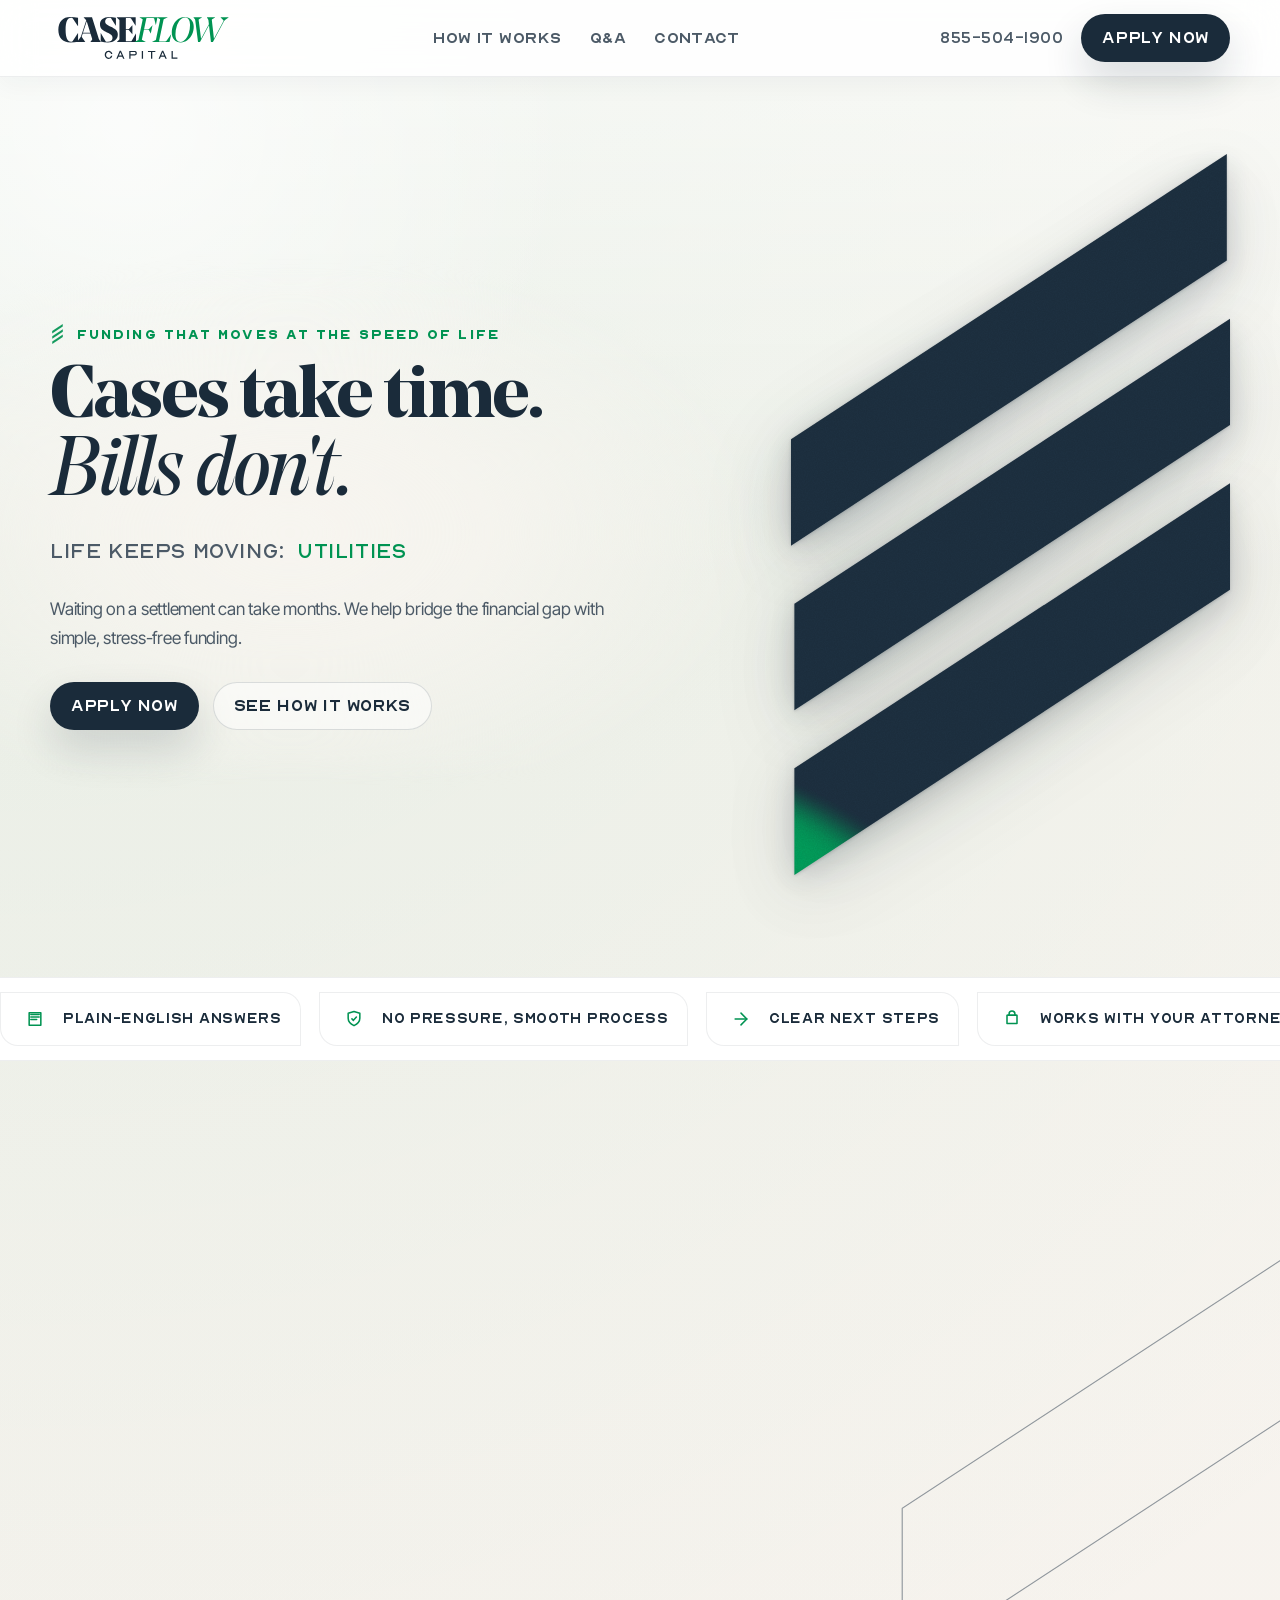
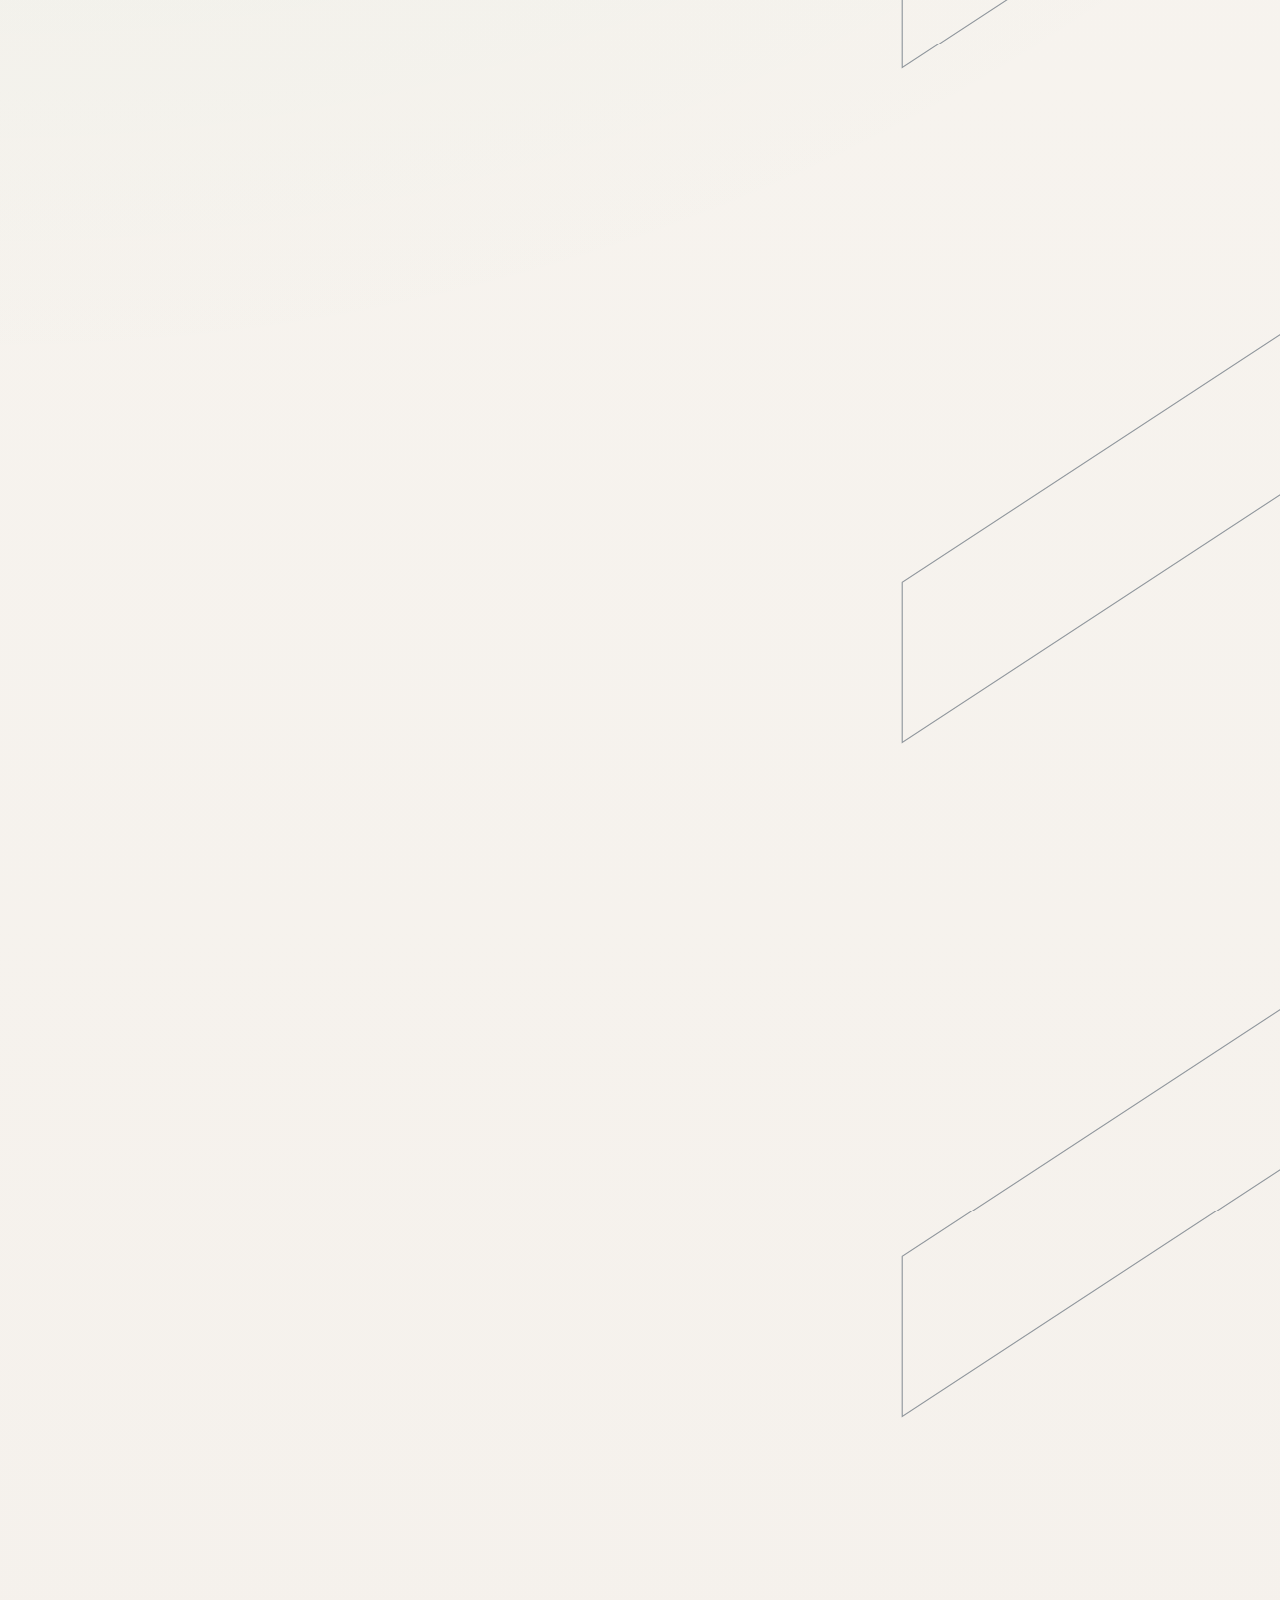
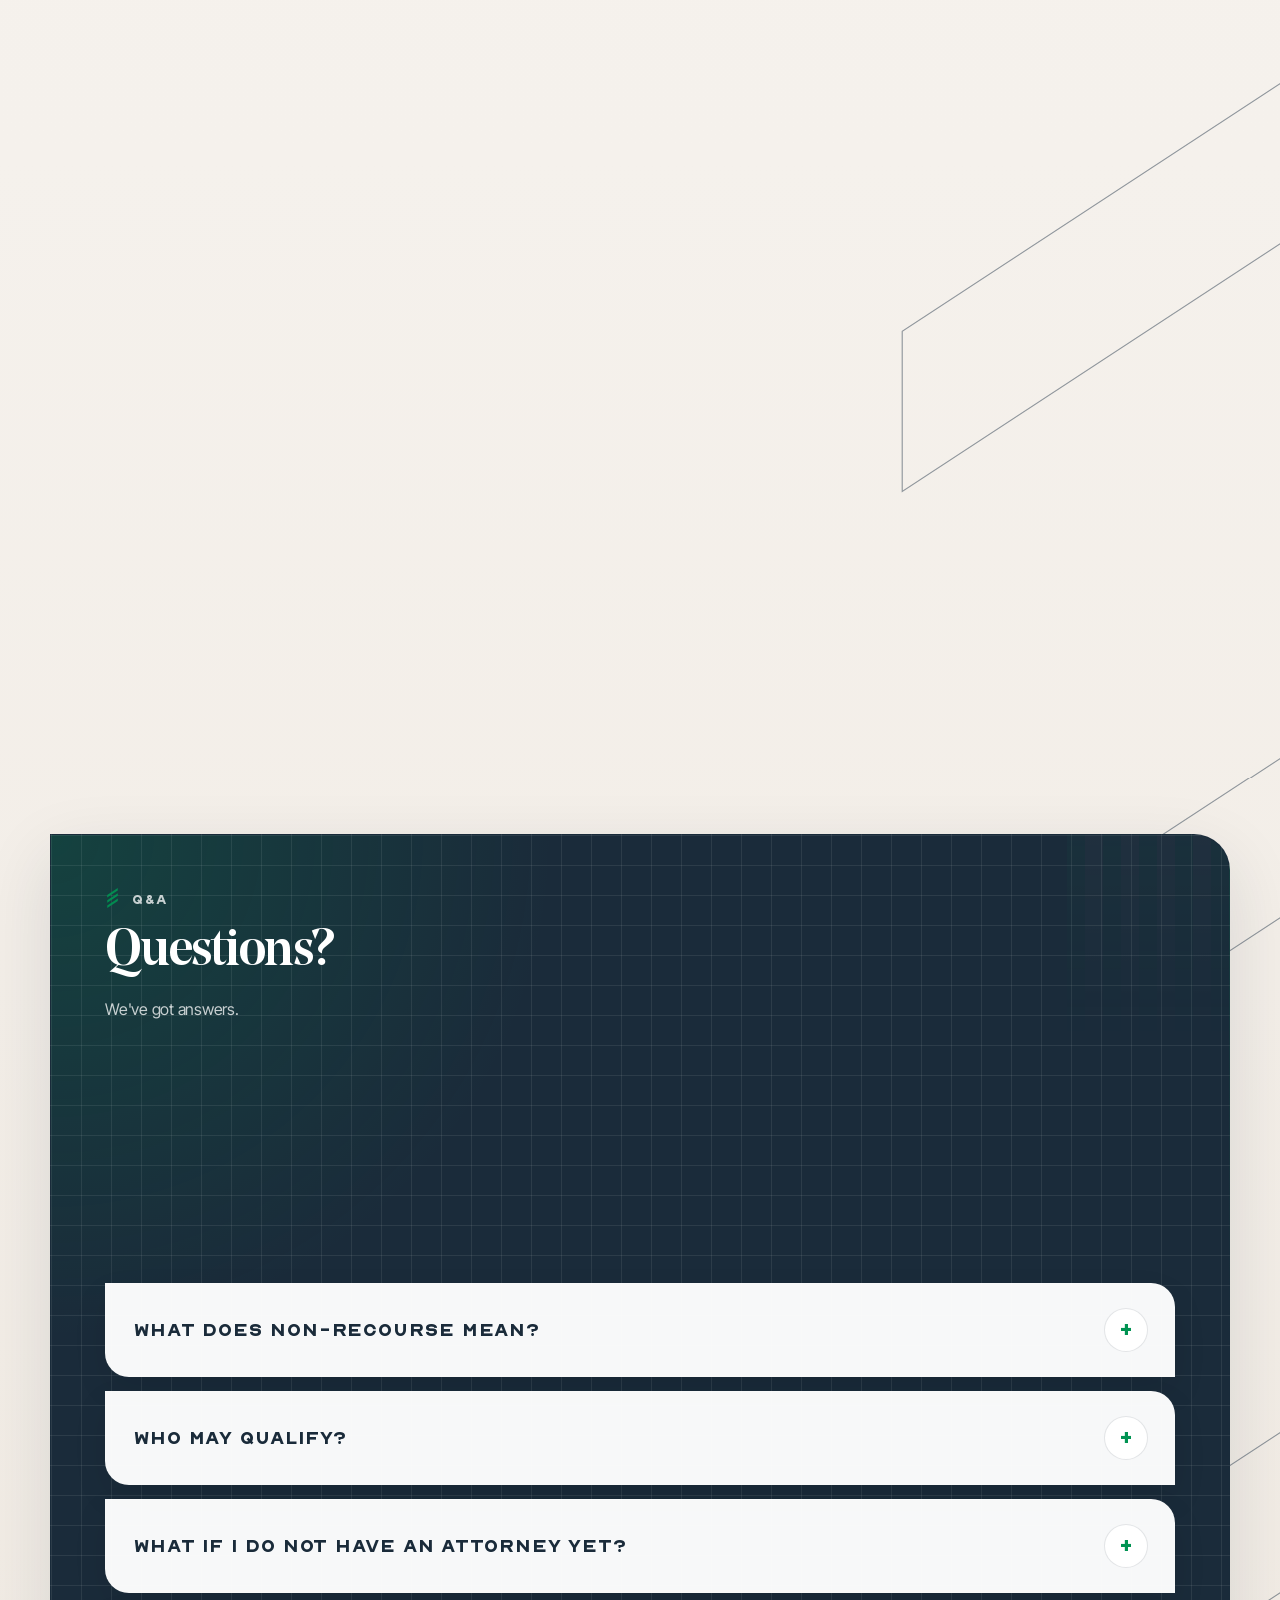
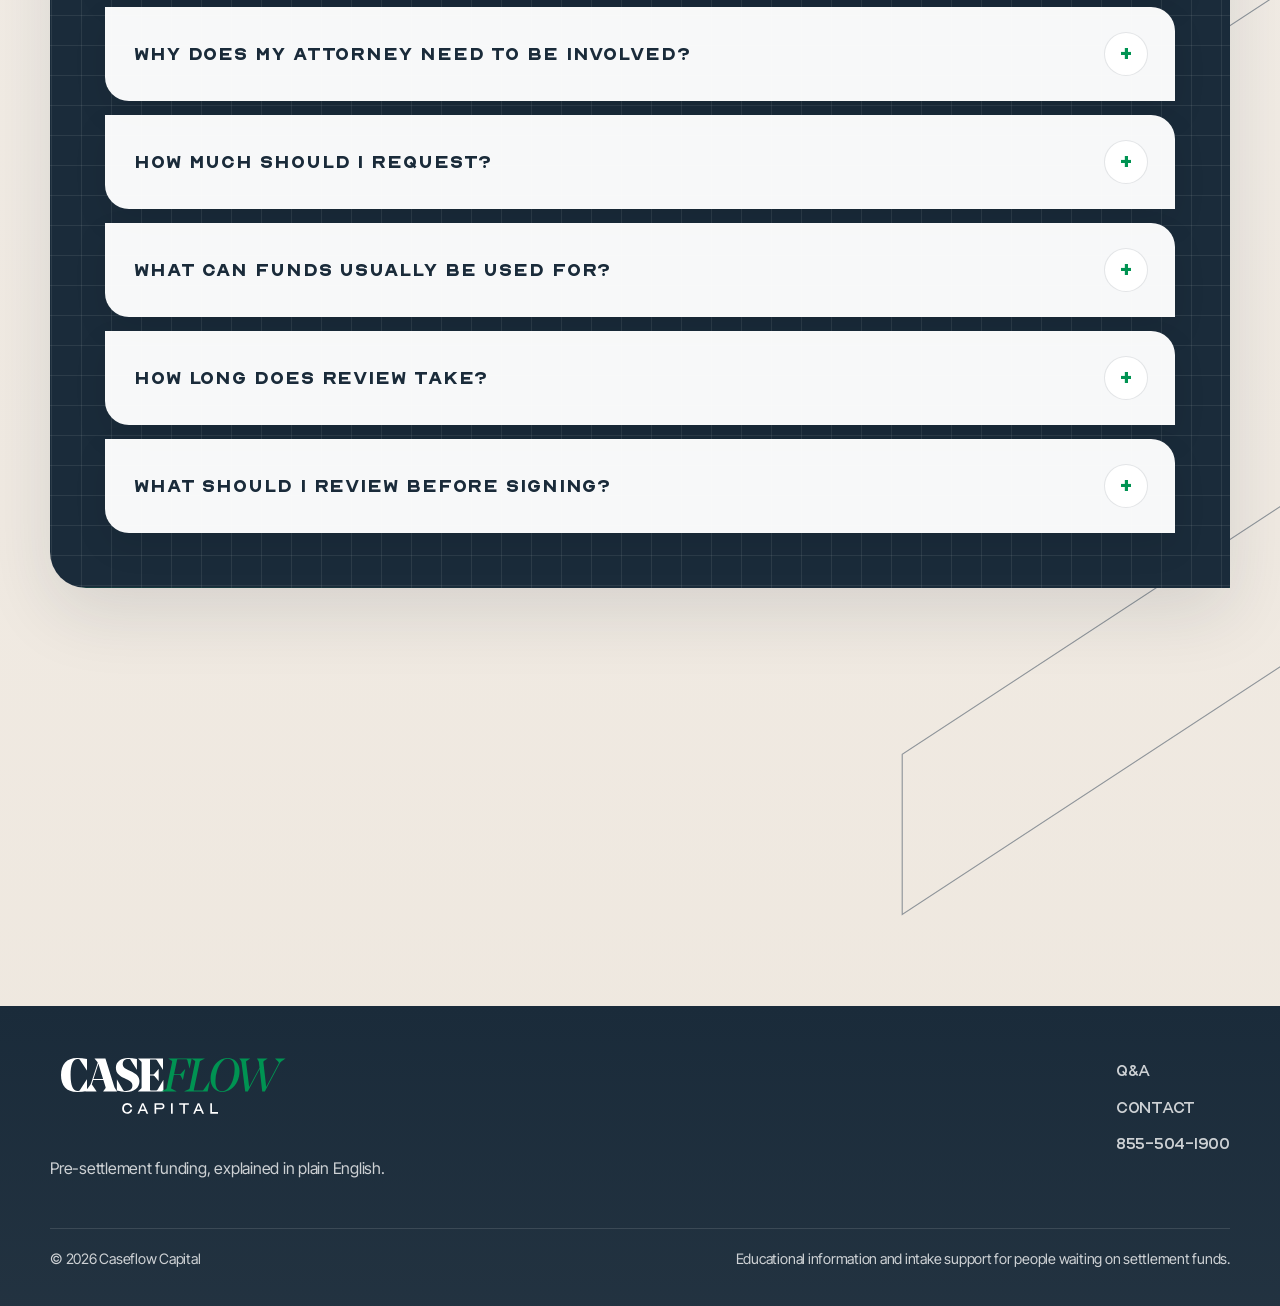
<file: index.html>
<!doctype html>
<html lang="en">
  <head>
    <meta charset="utf-8">
    <meta name="viewport" content="width=device-width, initial-scale=1">
    <title>Caseflow Capital | Understand your options while your case is pending</title>
    <link rel="icon" href="assets/img/brand/favicon.svg" type="image/svg+xml">
    <meta
      name="description"
      content="Caseflow helps people with active cases understand pre-settlement funding, what the process looks like, and what to consider before making a decision."
    >
    <script>
      document.documentElement.classList.add("js");
    </script>
    <link rel="preload" href="assets/fonts/noe-display-bold.ttf" as="font" type="font/ttf" crossorigin>
    <link rel="preload" href="assets/fonts/noe-display-regular-italic.ttf" as="font" type="font/ttf" crossorigin>
    <link rel="preload" href="assets/fonts/nord-regular.woff2" as="font" type="font/woff2" crossorigin>
    <link rel="stylesheet" href="assets/css/style.css">
  </head>
  <body>
    <div class="site-shell">
      <header class="site-header">
        <div class="container header-inner">
          <a class="brand" href="index.html" aria-label="Caseflow Capital home">
            <img src="assets/img/brand/logo-primary.svg" alt="Caseflow Capital">
          </a>

          <button class="menu-toggle" type="button" aria-expanded="false" aria-controls="site-nav">
            <span></span>
            <span></span>
            <span></span>
            <span class="sr-only">Toggle navigation</span>
          </button>

          <nav class="site-nav" id="site-nav" aria-label="Primary">
            <a href="#how-it-works">How it works</a>
            <a href="#qa">Q&amp;A</a>
            <a href="pages/contact/index.html">Contact</a>
          </nav>

          <div class="header-actions">
            <a class="header-phone" href="tel:8555041900">855-504-1900</a>
            <a class="button button-primary" href="#intake">Apply Now</a>
          </div>
        </div>
      </header>

      <main>
        <section class="hero">
          <div class="hero-backdrop">
            <canvas class="hero-dot-canvas" aria-hidden="true"></canvas>
          </div>
          <div class="container hero-grid">
            <div class="hero-copy">
              <p class="eyebrow eyebrow-mark" data-animate="fade-up">Funding that moves at the speed of life</p>
              <h1 data-animate="reveal">
                <span class="hero-headline-strong">Cases take time.</span>
                <span class="hero-headline-italic">Bills don't.</span>
              </h1>
              <p class="hero-rotator-line" data-animate="fade-up">
                Life keeps moving:
                <span class="word-rotator" aria-live="polite">
                  <span class="word-rotator-track">
                    <span>rent</span>
                    <span>utilities</span>
                    <span>recovery</span>
                    <span>childcare</span>
                    <span>groceries</span>
                    <span>car payment</span>
                    <span>medication</span>
                    <span>mortgage</span>
                    <span>insurance</span>
                  </span>
                </span>
              </p>
              <p class="hero-lede" data-animate="fade-up">
                Waiting on a settlement can take months. We help bridge the financial gap with simple, stress-free funding.
              </p>

              <div class="hero-actions" data-animate="fade-up">
                <a class="button button-primary" href="#intake">Apply Now</a>
                <a class="button button-secondary" href="#how-it-works">See how it works</a>
              </div>

              <!--
              <ul class="trust-points" data-animate="fade-up">
                <li>Plain answers from the start</li>
                <li>A real person to call with questions</li>
                <li>Time to review terms before you decide</li>
              </ul>
              -->
            </div>

            <div class="hero-mark" aria-hidden="true">
              <!--
                Chevron mark — exact polygon geometry from chevron-mark.svg,
                scaled up via viewBox. Bar thickness and slope are preserved;
                only the inter-bar gaps are tightened by 10%, which pulls
                bar 2 and bar 3 are pulled closer together so the tall
                three-chevron stack reads tighter beside the headline.
              -->
              <svg class="hero-chevron" viewBox="0 0 18.09 29.727" preserveAspectRatio="xMidYMid meet" role="presentation" focusable="false">
                <defs>
                  <!--
                    Each bar's fill cycles between brand navy and brand green
                    over a slow 24s cycle. The three bars are phase-offset 6s
                    apart so the green peak walks bottom → middle → top → bottom,
                    producing a steady upward wave of color. All three stops
                    (dark edge, bright mid, dark edge) animate together so the
                    whole bar transitions as one coherent color block while
                    keeping a subtle center-bright shading for depth.

                    Phase offsets (via begin=-Ns):
                      bar 3 (bottom, leads): begin="-12s" — starts at green peak
                      bar 2 (middle):        begin="-6s"  — mid-transition
                      bar 1 (top, trails):   begin="0s"   — starts at navy
                  -->
                  <!--
                    Bar fills are flat, single-colour panels that cycle
                    between brand navy and brand green on a 24s loop. Phase
                    offsets (begin=-6s / -12s) create an upward colour wave
                    across the three bars. Both stops animate to the same
                    value so the bar is a uniform slab of colour — no
                    built-in "bright middle" stripe competing with the
                    liquid blob field on top.
                  -->
                  <linearGradient id="hcg-bar-1" gradientUnits="objectBoundingBox" x1="0" y1="0" x2="1" y2="0">
                    <stop offset="0" stop-color="#0e1c2a">
                      <animate attributeName="stop-color" values="#0e1c2a; #009352; #0e1c2a" dur="24s" repeatCount="indefinite" calcMode="spline" keySplines="0.45 0 0.55 1; 0.45 0 0.55 1"/>
                    </stop>
                    <stop offset="1" stop-color="#0e1c2a">
                      <animate attributeName="stop-color" values="#0e1c2a; #009352; #0e1c2a" dur="24s" repeatCount="indefinite" calcMode="spline" keySplines="0.45 0 0.55 1; 0.45 0 0.55 1"/>
                    </stop>
                  </linearGradient>
                  <linearGradient id="hcg-bar-2" gradientUnits="objectBoundingBox" x1="0" y1="0" x2="1" y2="0">
                    <stop offset="0" stop-color="#0e1c2a">
                      <animate attributeName="stop-color" values="#0e1c2a; #009352; #0e1c2a" dur="24s" begin="-6s" repeatCount="indefinite" calcMode="spline" keySplines="0.45 0 0.55 1; 0.45 0 0.55 1"/>
                    </stop>
                    <stop offset="1" stop-color="#0e1c2a">
                      <animate attributeName="stop-color" values="#0e1c2a; #009352; #0e1c2a" dur="24s" begin="-6s" repeatCount="indefinite" calcMode="spline" keySplines="0.45 0 0.55 1; 0.45 0 0.55 1"/>
                    </stop>
                  </linearGradient>
                  <linearGradient id="hcg-bar-3" gradientUnits="objectBoundingBox" x1="0" y1="0" x2="1" y2="0">
                    <stop offset="0" stop-color="#0e1c2a">
                      <animate attributeName="stop-color" values="#0e1c2a; #009352; #0e1c2a" dur="24s" begin="-12s" repeatCount="indefinite" calcMode="spline" keySplines="0.45 0 0.55 1; 0.45 0 0.55 1"/>
                    </stop>
                    <stop offset="1" stop-color="#0e1c2a">
                      <animate attributeName="stop-color" values="#0e1c2a; #009352; #0e1c2a" dur="24s" begin="-12s" repeatCount="indefinite" calcMode="spline" keySplines="0.45 0 0.55 1; 0.45 0 0.55 1"/>
                    </stop>
                  </linearGradient>

                  <!--
                    Liquid blob field — seven brand-colored radial gradients
                    (four greens of varying hue/intensity, three navys)
                    whose CORES sit OUTSIDE the visible bar union. Only the
                    soft falloff enters the clipped bar region, so the field
                    reads as a continuously-flowing colour wash with no
                    visible hot-spots or "eye of the radial" artefacts. This
                    is a key liquid-rendering pattern: in real fluid
                    simulations the "bright centre" of a colour mass is
                    rarely aligned with the viewport — you see currents and
                    interiors, not nuclei.

                    Gradient radii are large (16–18 viewBox units on an
                    18.09-wide mark) so the falloff reaches well into the
                    bars from whatever offscreen edge their core sits
                    behind. Mid-stops are bumped to ~0.45 so the 40–60%-
                    offset band (which is the only part that's actually
                    visible through the clip) still carries saturated colour.

                    cx/cy below are seed positions — JS overwrites them
                    every animation frame with a value computed from each
                    blob's base position + ambient orbit + cursor coupling.
                  -->
                  <radialGradient id="hcg-blob-g1" cx="-4" cy="6" r="17" gradientUnits="userSpaceOnUse">
                    <stop offset="0"    stop-color="#1db06c" stop-opacity="0.95"/>
                    <stop offset="0.5"  stop-color="#1db06c" stop-opacity="0.46"/>
                    <stop offset="1"    stop-color="#1db06c" stop-opacity="0"/>
                  </radialGradient>
                  <radialGradient id="hcg-blob-g2" cx="22" cy="20" r="18" gradientUnits="userSpaceOnUse">
                    <stop offset="0"    stop-color="#00c06c" stop-opacity="0.90"/>
                    <stop offset="0.5"  stop-color="#00c06c" stop-opacity="0.44"/>
                    <stop offset="1"    stop-color="#00c06c" stop-opacity="0"/>
                  </radialGradient>
                  <radialGradient id="hcg-blob-g3" cx="-4" cy="28" r="17" gradientUnits="userSpaceOnUse">
                    <stop offset="0"    stop-color="#009352" stop-opacity="0.88"/>
                    <stop offset="0.5"  stop-color="#009352" stop-opacity="0.42"/>
                    <stop offset="1"    stop-color="#009352" stop-opacity="0"/>
                  </radialGradient>
                  <radialGradient id="hcg-blob-g4" cx="23" cy="5" r="16" gradientUnits="userSpaceOnUse">
                    <stop offset="0"    stop-color="#2edf8a" stop-opacity="0.82"/>
                    <stop offset="0.5"  stop-color="#2edf8a" stop-opacity="0.40"/>
                    <stop offset="1"    stop-color="#2edf8a" stop-opacity="0"/>
                  </radialGradient>
                  <radialGradient id="hcg-blob-n1" cx="9" cy="-4" r="16" gradientUnits="userSpaceOnUse">
                    <stop offset="0"    stop-color="#0a1827" stop-opacity="0.92"/>
                    <stop offset="0.5"  stop-color="#0a1827" stop-opacity="0.48"/>
                    <stop offset="1"    stop-color="#0a1827" stop-opacity="0"/>
                  </radialGradient>
                  <radialGradient id="hcg-blob-n2" cx="-4" cy="16" r="17" gradientUnits="userSpaceOnUse">
                    <stop offset="0"    stop-color="#051220" stop-opacity="0.90"/>
                    <stop offset="0.5"  stop-color="#051220" stop-opacity="0.46"/>
                    <stop offset="1"    stop-color="#051220" stop-opacity="0"/>
                  </radialGradient>
                  <radialGradient id="hcg-blob-n3" cx="22" cy="26" r="16" gradientUnits="userSpaceOnUse">
                    <stop offset="0"    stop-color="#132a40" stop-opacity="0.80"/>
                    <stop offset="0.5"  stop-color="#132a40" stop-opacity="0.40"/>
                    <stop offset="1"    stop-color="#132a40" stop-opacity="0"/>
                  </radialGradient>

                  <!--
                    Lead highlight — a pale mint-cream wash whose core also
                    sits just off the left edge so only a soft luminous
                    sweep enters the mark from the left. fx/fy pull the
                    focal point further off-edge so the brightness gradient
                    reads as angled light from outside the frame rather
                    than a puddle inside it. JS retargets cx/cy every frame
                    with the cursor-coupling shift; fxOffset keeps the
                    focal point pinned relative to the moving centre.
                  -->
                  <radialGradient id="hcg-shine" cx="3" cy="18" fx="-1" fy="15" r="14" gradientUnits="userSpaceOnUse">
                    <stop offset="0"    stop-color="#f4fbf7" stop-opacity="0.82"/>
                    <stop offset="0.35" stop-color="#d8f1e4" stop-opacity="0.44"/>
                    <stop offset="0.7"  stop-color="#cdf3de" stop-opacity="0.14"/>
                    <stop offset="1"    stop-color="#cdf3de" stop-opacity="0"/>
                  </radialGradient>

                  <!--
                    Clip union of the three bars. Polygons live directly
                    inside clipPath (wrapping them in <g> would produce an
                    empty clip region in SVG 1.1). The transform attribute
                    on each polygon is rewritten every frame by JS to match
                    its paired bar's parallax, so the clip travels with the
                    bar and no "ghost" edges are exposed.
                  -->
                  <clipPath id="hcg-bars-clip" clipPathUnits="userSpaceOnUse">
                    <polygon data-parallax-clip="1" transform="translate(0 0)" points="0 11.76 0 16.15 17.96 4.39 17.96 0"/>
                    <polygon data-parallax-clip="2" transform="translate(0 0)" points=".14 18.548 .14 22.938 18.09 11.178 18.09 6.788"/>
                    <polygon data-parallax-clip="3" transform="translate(0 0)" points=".14 25.327 .14 29.727 18.09 17.967 18.09 13.577"/>
                  </clipPath>

                  <!--
                    Liquid filter chain — three stages composited in one
                    SVG <filter>, applied to each liquid sub-group so the
                    colour wash reads as real fluid rather than a set of
                    discrete radial shapes:

                      1. feGaussianBlur (stdDeviation in viewBox units):
                         softens individual blob edges and, critically,
                         makes overlapping blobs bleed into each other
                         before displacement. This is the "goo" step — not
                         the binary-threshold metaball filter (which would
                         flatten our soft falloff), but a true optical
                         blend that fuses partially-overlapping gradients
                         into a single contiguous body of colour.
                      2. feTurbulence (fractal noise, spatial-fixed seed):
                         generates the displacement texture. Lower
                         baseFrequency than v1 (0.26 vs 0.32) for longer-
                         wavelength "ripples" that feel more liquid and
                         less "noisy".
                      3. feDisplacementMap at scale 3.6 (viewBox units):
                         pushes pixels along the noise pattern so blob
                         boundaries warp into irregular, slowly-varying
                         outlines — like surface tension ripples on a
                         thin fluid layer.

                    The clip is applied to the PARENT group (not inside
                    this filter), so displacement can run freely and then
                    the final result is cropped to the bar union — no
                    pixel bleed past the bars.
                  -->
                  <filter id="hcg-blob-distort" x="-30%" y="-30%" width="160%" height="160%">
                    <feGaussianBlur in="SourceGraphic" stdDeviation="0.55" result="blurred"/>
                    <feTurbulence type="fractalNoise" baseFrequency="0.26" numOctaves="2" seed="7" result="blobNoise"/>
                    <feDisplacementMap in="blurred" in2="blobNoise" scale="3.6" xChannelSelector="R" yChannelSelector="G"/>
                  </filter>

                  <!-- Fine grain — higher baseFrequency = smaller speckle cells. -->
                  <filter id="hcg-grain" x="0" y="0" width="1" height="1" filterUnits="objectBoundingBox" primitiveUnits="userSpaceOnUse">
                    <feTurbulence type="fractalNoise" baseFrequency="8.5" numOctaves="2" seed="11" stitchTiles="stitch" result="noise"/>
                    <feColorMatrix in="noise" type="matrix" values="0 0 0 0 1  0 0 0 0 1  0 0 0 0 1  0 0 0 0.55 0" result="whiteNoise"/>
                    <feComposite in="whiteNoise" in2="SourceGraphic" operator="in"/>
                  </filter>
                </defs>

                <!--
                  Bar fills wrapped in parallax groups. The entrance /
                  hover / float animations live on .hcg-bar (outer); the
                  JS-driven cursor parallax lives on the inner
                  .hcg-parallax so the two never collide on the same
                  transform. Each bar gets its own parallax coupling (see
                  initHeroChevronParallax in app.js) so the three chevrons
                  drift independently as the cursor moves.
                -->
                <g class="hcg-bars">
                  <g class="hcg-bar hcg-bar-1">
                    <g class="hcg-parallax" data-parallax="1">
                      <polygon class="hcg-fill" points="0 11.76 0 16.15 17.96 4.39 17.96 0" fill="url(#hcg-bar-1)"/>
                    </g>
                  </g>
                  <g class="hcg-bar hcg-bar-2">
                    <g class="hcg-parallax" data-parallax="2">
                      <polygon class="hcg-fill" points=".14 18.548 .14 22.938 18.09 11.178 18.09 6.788" fill="url(#hcg-bar-2)"/>
                    </g>
                  </g>
                  <g class="hcg-bar hcg-bar-3">
                    <g class="hcg-parallax" data-parallax="3">
                      <polygon class="hcg-fill" points=".14 25.327 .14 29.727 18.09 17.967 18.09 13.577" fill="url(#hcg-bar-3)"/>
                    </g>
                  </g>
                </g>

                <!--
                  Legacy SVG liquid field — kept as a fallback layer for
                  browsers without WebGL. Hidden by default via .hcg-legacy-
                  liquid (CSS) when the WebGL canvas is successfully
                  initialised by JS (which strips the .has-gl-liquid class
                  only on failure). On failure, CSS restores visibility so
                  the mark still has some colour variation.
                -->
                <g class="hcg-legacy-liquid" clip-path="url(#hcg-bars-clip)">
                  <g class="hcg-liquid-dark" filter="url(#hcg-blob-distort)">
                    <rect class="hcg-blob" x="-6" y="-6" width="32" height="46" fill="url(#hcg-blob-n1)"/>
                    <rect class="hcg-blob" x="-6" y="-6" width="32" height="46" fill="url(#hcg-blob-n2)"/>
                    <rect class="hcg-blob" x="-6" y="-6" width="32" height="46" fill="url(#hcg-blob-n3)"/>
                  </g>
                  <g class="hcg-liquid-light" filter="url(#hcg-blob-distort)">
                    <rect class="hcg-blob" x="-6" y="-6" width="32" height="46" fill="url(#hcg-blob-g1)"/>
                    <rect class="hcg-blob" x="-6" y="-6" width="32" height="46" fill="url(#hcg-blob-g2)"/>
                    <rect class="hcg-blob" x="-6" y="-6" width="32" height="46" fill="url(#hcg-blob-g3)"/>
                    <rect class="hcg-blob" x="-6" y="-6" width="32" height="46" fill="url(#hcg-blob-g4)"/>
                  </g>
                </g>

                <!-- Lead highlight — pale mint, subtle, strongest cursor coupling. -->
                <g class="hcg-shine-group" clip-path="url(#hcg-bars-clip)">
                  <rect class="hcg-shine-rect" x="-6" y="-6" width="32" height="46" fill="url(#hcg-shine)"/>
                </g>

                <!--
                  Grain overlay on top of everything — clipped to bar union
                  so grain modulates bars AND the liquid blobs AND the
                  shine, giving the entire mark a unified organic texture.
                  Overlay blend mode keeps the grain subtle.
                -->
                <g class="hcg-grain-layer" clip-path="url(#hcg-bars-clip)">
                  <rect class="hcg-grain" x="0" y="0" width="18.09" height="29.727" fill="#ffffff" filter="url(#hcg-grain)"/>
                </g>
              </svg>
              <!--
                WebGL liquid — three per-chevron canvases, each masked via
                CSS mask-image to ONE polygon so it can parallax
                independently with the cursor (mirroring the original
                per-bar SVG chevron mouse animation). All three run the same
                domain-warped fBm fragment shader with shared time/cursor
                uniforms, so the liquid reads as one continuous field
                peeking through three moving windows. See initHeroLiquidGL
                in app.js. If WebGL is unavailable or init fails all
                canvases are removed and .hcg-legacy-liquid takes over.
              -->
              <div class="hcg-liquid-gl-stack" aria-hidden="true">
                <!--
                  Each canvas is wrapped in its own slot div. The slot
                  carries the drop-shadow filter AND the parallax
                  transform; the canvas inside carries the polygon
                  mask. Filter-on-parent + mask-on-child is required
                  because CSS applies mask AFTER filter on the same
                  element, which would clip the shadow to the polygon
                  and make it invisible.
                -->
                <div class="hcg-chev-slot" data-gl-chev="1">
                  <canvas class="hcg-liquid-gl" data-gl-chev="1"></canvas>
                </div>
                <div class="hcg-chev-slot" data-gl-chev="2">
                  <canvas class="hcg-liquid-gl" data-gl-chev="2"></canvas>
                </div>
                <div class="hcg-chev-slot" data-gl-chev="3">
                  <canvas class="hcg-liquid-gl" data-gl-chev="3"></canvas>
                </div>
              </div>
            </div>
          </div>
        </section>

        <section class="values-marquee" aria-label="Caseflow qualities">
          <div class="values-marquee-viewport">
            <div class="values-marquee-track">
              <div class="values-marquee-group" aria-hidden="false">
                <div class="values-marquee-item">
                  <span class="values-marquee-icon" aria-hidden="true">
                    <svg viewBox="0 0 24 24" focusable="false">
                      <path d="M7 6.5h10"></path>
                      <path d="M7 9.5h10"></path>
                      <path d="M7 12.5h7"></path>
                      <path d="M5 4.5h14v15H5z"></path>
                    </svg>
                  </span>
                  <span>Plain-English answers</span>
                </div>
                <div class="values-marquee-item">
                  <span class="values-marquee-icon" aria-hidden="true">
                    <svg viewBox="0 0 24 24" focusable="false">
                      <path d="M12 20c4.2-2.1 7-5 7-9V5l-7-2-7 2v6c0 4 2.8 6.9 7 9z"></path>
                      <path d="m9.5 11.8 1.8 1.8 3.6-4"></path>
                    </svg>
                  </span>
                  <span>No pressure, smooth process</span>
                </div>
                <div class="values-marquee-item">
                  <span class="values-marquee-icon" aria-hidden="true">
                    <svg viewBox="0 0 24 24" focusable="false">
                      <path d="M5 12h14"></path>
                      <path d="m12 5 7 7-7 7"></path>
                    </svg>
                  </span>
                  <span>Clear next steps</span>
                </div>
                <div class="values-marquee-item">
                  <span class="values-marquee-icon" aria-hidden="true">
                    <svg viewBox="0 0 24 24" focusable="false">
                      <path d="M7 7.5h10"></path>
                      <path d="M8.5 7.5V6a3.5 3.5 0 0 1 7 0v1.5"></path>
                      <path d="M6 7.5h12v10H6z"></path>
                    </svg>
                  </span>
                  <span>Works with your attorney</span>
                </div>
                <div class="values-marquee-item">
                  <span class="values-marquee-icon" aria-hidden="true">
                    <svg viewBox="0 0 24 24" focusable="false">
                      <path d="M12 5.5v13"></path>
                      <path d="M5.5 12H18.5"></path>
                      <path d="m8 8 8 8"></path>
                      <path d="m16 8-8 8"></path>
                    </svg>
                  </span>
                  <span>Understandable terms</span>
                </div>
                <div class="values-marquee-item">
                  <span class="values-marquee-icon" aria-hidden="true">
                    <svg viewBox="0 0 24 24" focusable="false">
                      <path d="M8.2 5.5h2.6l1.2 2.8-1.6 1.7a12.6 12.6 0 0 0 3.6 3.6l1.7-1.6 2.8 1.2v2.6c0 .9-.7 1.7-1.7 1.7A13.8 13.8 0 0 1 6.5 7.2c0-.9.8-1.7 1.7-1.7z"></path>
                    </svg>
                  </span>
                  <span>Real people, easy to reach</span>
                </div>
              </div>
              <div class="values-marquee-group" aria-hidden="true">
                <div class="values-marquee-item">
                  <span class="values-marquee-icon" aria-hidden="true">
                    <svg viewBox="0 0 24 24" focusable="false">
                      <path d="M7 6.5h10"></path>
                      <path d="M7 9.5h10"></path>
                      <path d="M7 12.5h7"></path>
                      <path d="M5 4.5h14v15H5z"></path>
                    </svg>
                  </span>
                  <span>Plain-English answers</span>
                </div>
                <div class="values-marquee-item">
                  <span class="values-marquee-icon" aria-hidden="true">
                    <svg viewBox="0 0 24 24" focusable="false">
                      <path d="M12 20c4.2-2.1 7-5 7-9V5l-7-2-7 2v6c0 4 2.8 6.9 7 9z"></path>
                      <path d="m9.5 11.8 1.8 1.8 3.6-4"></path>
                    </svg>
                  </span>
                  <span>No pressure, smooth process</span>
                </div>
                <div class="values-marquee-item">
                  <span class="values-marquee-icon" aria-hidden="true">
                    <svg viewBox="0 0 24 24" focusable="false">
                      <path d="M5 12h14"></path>
                      <path d="m12 5 7 7-7 7"></path>
                    </svg>
                  </span>
                  <span>Clear next steps</span>
                </div>
                <div class="values-marquee-item">
                  <span class="values-marquee-icon" aria-hidden="true">
                    <svg viewBox="0 0 24 24" focusable="false">
                      <path d="M7 7.5h10"></path>
                      <path d="M8.5 7.5V6a3.5 3.5 0 0 1 7 0v1.5"></path>
                      <path d="M6 7.5h12v10H6z"></path>
                    </svg>
                  </span>
                  <span>Works with your attorney</span>
                </div>
                <div class="values-marquee-item">
                  <span class="values-marquee-icon" aria-hidden="true">
                    <svg viewBox="0 0 24 24" focusable="false">
                      <path d="M12 5.5v13"></path>
                      <path d="M5.5 12H18.5"></path>
                      <path d="m8 8 8 8"></path>
                      <path d="m16 8-8 8"></path>
                    </svg>
                  </span>
                  <span>Understandable terms</span>
                </div>
                <div class="values-marquee-item">
                  <span class="values-marquee-icon" aria-hidden="true">
                    <svg viewBox="0 0 24 24" focusable="false">
                      <path d="M8.2 5.5h2.6l1.2 2.8-1.6 1.7a12.6 12.6 0 0 0 3.6 3.6l1.7-1.6 2.8 1.2v2.6c0 .9-.7 1.7-1.7 1.7A13.8 13.8 0 0 1 6.5 7.2c0-.9.8-1.7 1.7-1.7z"></path>
                    </svg>
                  </span>
                  <span>Real people, easy to reach</span>
                </div>
              </div>
            </div>
          </div>
        </section>

        <div class="content-rail-host">
          <div class="chevron-rail" aria-hidden="true"></div>

        <section class="section section-story">
          <div class="container story-grid">
            <div class="story-copy" data-animate="fade-up">
              <h2>We help with expenses while your case is still pending.</h2>
              <p>
                Pre-settlement funding can help cover everyday expenses while a case is still moving through the legal
                process. Most people start looking into it because rent, groceries, medical costs, or missed work are
                putting real pressure on the month in front of them.
              </p>
              <p>
                We’ll walk through the basics with you, coordinate with your attorney, and explain the offer before you
                decide. You should know what you are getting, what it costs, and how repayment works before you sign anything.
              </p>
              <div class="story-actions">
                <a class="button button-primary" href="#intake">Apply Now</a>
                <a class="button button-secondary" href="#qa">See common questions</a>
              </div>
            </div>
            <figure class="story-collage">
              <div class="story-collage-grid" aria-hidden="true">
                <div class="story-collage-tile story-collage-tile-large" data-animate>
                  <picture>
                    <source type="image/avif" srcset="assets/img/photos/expenses-money-480.avif 480w, assets/img/photos/expenses-money-800.avif 800w, assets/img/photos/expenses-money-1200.avif 1200w" sizes="(max-width: 1080px) 80vw, 520px">
                    <source type="image/webp" srcset="assets/img/photos/expenses-money-480.webp 480w, assets/img/photos/expenses-money-800.webp 800w, assets/img/photos/expenses-money-1200.webp 1200w" sizes="(max-width: 1080px) 80vw, 520px">
                    <img src="assets/img/photos/expenses-money.webp" alt="" loading="lazy" decoding="async">
                  </picture>
                </div>
                <div class="story-collage-tile story-collage-tile-portrait" data-animate>
                  <picture>
                    <source type="image/avif" srcset="assets/img/photos/family-life-480.avif 480w, assets/img/photos/family-life-800.avif 800w, assets/img/photos/family-life-810.avif 810w" sizes="(max-width: 1080px) 34vw, 220px">
                    <source type="image/webp" srcset="assets/img/photos/family-life-480.webp 480w, assets/img/photos/family-life-800.webp 800w, assets/img/photos/family-life-810.webp 810w" sizes="(max-width: 1080px) 34vw, 220px">
                    <img src="assets/img/photos/family-life.webp" alt="" loading="lazy" decoding="async">
                  </picture>
                </div>
                <div class="story-collage-tile story-collage-tile-docs" data-animate>
                  <picture>
                    <source type="image/avif" srcset="assets/img/photos/attorney-paperwork-480.avif 480w, assets/img/photos/attorney-paperwork-800.avif 800w, assets/img/photos/attorney-paperwork-1200.avif 1200w" sizes="(max-width: 1080px) 45vw, 220px">
                    <source type="image/webp" srcset="assets/img/photos/attorney-paperwork-480.webp 480w, assets/img/photos/attorney-paperwork-800.webp 800w, assets/img/photos/attorney-paperwork-1200.webp 1200w" sizes="(max-width: 1080px) 45vw, 220px">
                    <img src="assets/img/photos/attorney-paperwork.webp" alt="" loading="lazy" decoding="async">
                  </picture>
                </div>
                <div class="story-collage-tile story-collage-tile-money" data-animate>
                  <picture>
                    <source type="image/avif" srcset="assets/img/photos/traffic-480.avif 480w, assets/img/photos/traffic-800.avif 800w, assets/img/photos/traffic-810.avif 810w" sizes="(max-width: 1080px) 34vw, 220px">
                    <source type="image/webp" srcset="assets/img/photos/traffic-480.webp 480w, assets/img/photos/traffic-800.webp 800w, assets/img/photos/traffic-810.webp 810w" sizes="(max-width: 1080px) 34vw, 220px">
                    <img src="assets/img/photos/traffic.webp" alt="" loading="lazy" decoding="async">
                  </picture>
                </div>
                <div class="story-collage-tile story-collage-tile-life" data-animate>
                  <picture>
                    <source type="image/avif" srcset="assets/img/photos/people-building-480.avif 480w, assets/img/photos/people-building-800.avif 800w, assets/img/photos/people-building-1200.avif 1200w" sizes="(max-width: 1080px) 70vw, 440px">
                    <source type="image/webp" srcset="assets/img/photos/people-building-480.webp 480w, assets/img/photos/people-building-800.webp 800w, assets/img/photos/people-building-1200.webp 1200w" sizes="(max-width: 1080px) 70vw, 440px">
                    <img src="assets/img/photos/people-building.webp" alt="" loading="lazy" decoding="async">
                  </picture>
                </div>
                <div class="story-collage-tile story-collage-tile-transit" data-animate>
                  <picture>
                    <source type="image/avif" srcset="assets/img/photos/people-walking-480.avif 480w, assets/img/photos/people-walking-800.avif 800w, assets/img/photos/people-walking-1200.avif 1200w" sizes="(max-width: 1080px) 34vw, 220px">
                    <source type="image/webp" srcset="assets/img/photos/people-walking-480.webp 480w, assets/img/photos/people-walking-800.webp 800w, assets/img/photos/people-walking-1200.webp 1200w" sizes="(max-width: 1080px) 34vw, 220px">
                    <img src="assets/img/photos/people-walking.webp" alt="" loading="lazy" decoding="async">
                  </picture>
                </div>
              </div>
            </figure>
          </div>
        </section>

        <section class="section section-band">
          <div class="container">
            <div class="band-card frame-accent" data-animate="fade-up">
              <div class="band-copy">
                <p class="eyebrow eyebrow-mark">Funding to bridge the gap</p>
                <h2>
                  <span class="band-headline-strong">Life keeps moving.</span>
                  <span class="band-headline-italic">So should your cashflow.</span>
                </h2>
              </div>
              <div class="band-mark">
                <img src="assets/img/brand/logo-on-dark.svg" alt="Caseflow wordmark">
              </div>
            </div>
          </div>
        </section>

        <section class="section" id="how-it-works">
          <div class="container">
            <div class="process-shell frame-accent" data-animate="fade-up">
              <div class="process-intro">
                <div class="process-intro-copy">
                  <div class="process-copy-stack">
                    <div class="process-copy-main">
                      <p class="eyebrow eyebrow-mark">How it works</p>
                      <h2>A simple process forward to funding.</h2>
                      <p>
                        You share the basics, Caseflow reviews the case with your attorney, and if an offer is available,
                        you get a chance to review the terms before deciding whether to move forward.
                      </p>
                    </div>
                    <div class="process-actions">
                      <a class="button button-primary" href="#intake">Apply Now</a>
                    </div>
                  </div>
                  <div class="process-side">
                    <figure class="process-photo-chip stock-photo-frame" aria-hidden="true">
                      <picture>
                        <source type="image/avif" srcset="assets/img/photos/process-phone-docs-480.avif 480w, assets/img/photos/process-phone-docs-800.avif 800w, assets/img/photos/process-phone-docs-1200.avif 1200w" sizes="(max-width: 1080px) 430px, 420px">
                        <source type="image/webp" srcset="assets/img/photos/process-phone-docs-480.webp 480w, assets/img/photos/process-phone-docs-800.webp 800w, assets/img/photos/process-phone-docs-1200.webp 1200w" sizes="(max-width: 1080px) 430px, 420px">
                        <img src="assets/img/photos/process-phone-docs.webp" alt="" loading="lazy" decoding="async">
                      </picture>
                    </figure>
                  </div>
                </div>
              </div>

              <div class="process-steps-wrap">
                <div class="steps-grid">
                  <article class="step-card" data-animate="fade-up">
                    <div class="step-card-inner">
                      <div class="step-top">
                        <span class="step-number">Step 1</span>
                        <div class="step-icon" aria-hidden="true">
                          <svg viewBox="0 0 24 24" focusable="false">
                            <path d="M16 4h2a2 2 0 0 1 2 2v2"></path>
                            <path d="M21.34 15.66a1 1 0 1 0-3-3l-5.01 5.01a2 2 0 0 0-.5.85l-.84 2.87a.5.5 0 0 0 .62.62l2.87-.84a2 2 0 0 0 .85-.5z"></path>
                            <path d="M8 22H6a2 2 0 0 1-2-2V6a2 2 0 0 1 2-2h2"></path>
                            <rect x="8" y="2" width="8" height="4" rx="1"></rect>
                          </svg>
                        </div>
                      </div>
                      <h3>Complete a simple application</h3>
                      <p>
                        Start with your contact information, a few details about the case, and your attorney's
                        information if you have it.
                      </p>
                    </div>
                  </article>
                  <article class="step-card" data-animate="fade-up">
                    <div class="step-card-inner">
                      <div class="step-top">
                        <span class="step-number">Step 2</span>
                        <div class="step-icon" aria-hidden="true">
                          <svg viewBox="0 0 24 24" focusable="false">
                            <path d="M20 6 9 17l-5-5"></path>
                          </svg>
                        </div>
                      </div>
                      <h3>Case review and approval</h3>
                      <p>
                        Caseflow reviews the file with your attorney, confirms the details needed for underwriting, and
                        lets you know what may be available.
                      </p>
                    </div>
                  </article>
                  <article class="step-card" data-animate="fade-up">
                    <div class="step-card-inner">
                      <div class="step-top">
                        <span class="step-number">Step 3</span>
                        <div class="step-icon" aria-hidden="true">
                          <svg viewBox="0 0 24 24" focusable="false">
                            <rect x="2" y="6" width="20" height="12" rx="2"></rect>
                            <circle cx="12" cy="12" r="2"></circle>
                            <path d="M6 12h.01"></path>
                            <path d="M18 12h.01"></path>
                          </svg>
                        </div>
                      </div>
                      <h3>Review the offer and decide</h3>
                      <p>
                        If an offer is available, you can review the amount, pricing, and agreement before deciding. If
                        you choose to move forward, funds are sent after the paperwork is completed.
                      </p>
                    </div>
                  </article>
                </div>
              </div>
            </div>
          </div>
        </section>

        <section class="section section-intake" id="intake">
          <div class="container intake-grid">
            <div class="intake-copy" data-animate="fade-up">
              <p class="eyebrow eyebrow-mark">Start your conversation</p>
              <h2>Tell us what's going on.</h2>
              <p>
                Share a few basics about your case and what you need help understanding. That first conversation helps
                Caseflow understand your situation and explain the next step.
              </p>
              <p>
                Most reviews start with your contact information and your attorney's details.
              </p>
              <figure class="intake-collage" aria-hidden="true">
                <div class="intake-collage-grid">
                  <div class="story-collage-tile intake-collage-tile intake-collage-tile-trees" data-animate>
                    <picture>
                      <source type="image/avif" srcset="assets/img/photos/intake-trees-360.avif 360w, assets/img/photos/intake-trees-520.avif 520w, assets/img/photos/intake-trees-800.avif 800w" sizes="(max-width: 780px) 42vw, (max-width: 1080px) 230px, 220px">
                      <source type="image/webp" srcset="assets/img/photos/intake-trees-360.webp 360w, assets/img/photos/intake-trees-520.webp 520w, assets/img/photos/intake-trees-800.webp 800w" sizes="(max-width: 780px) 42vw, (max-width: 1080px) 230px, 220px">
                      <img src="assets/img/photos/intake-trees.webp" alt="" loading="lazy" decoding="async">
                    </picture>
                  </div>
                  <div class="story-collage-tile intake-collage-tile intake-collage-tile-girls" data-animate>
                    <picture>
                      <source type="image/avif" srcset="assets/img/photos/intake-girls-360.avif 360w, assets/img/photos/intake-girls-520.avif 520w, assets/img/photos/intake-girls-800.avif 800w" sizes="(max-width: 780px) 42vw, (max-width: 1080px) 230px, 220px">
                      <source type="image/webp" srcset="assets/img/photos/intake-girls-360.webp 360w, assets/img/photos/intake-girls-520.webp 520w, assets/img/photos/intake-girls-800.webp 800w" sizes="(max-width: 780px) 42vw, (max-width: 1080px) 230px, 220px">
                      <img src="assets/img/photos/intake-girls.webp" alt="" loading="lazy" decoding="async">
                    </picture>
                  </div>
                  <div class="story-collage-tile intake-collage-tile intake-collage-tile-man" data-animate>
                    <picture>
                      <source type="image/avif" srcset="assets/img/photos/intake-man-laptop-480.avif 480w, assets/img/photos/intake-man-laptop-720.avif 720w, assets/img/photos/intake-man-laptop-810.avif 810w" sizes="(max-width: 780px) 58vw, (max-width: 1080px) 320px, 300px">
                      <source type="image/webp" srcset="assets/img/photos/intake-man-laptop-480.webp 480w, assets/img/photos/intake-man-laptop-720.webp 720w, assets/img/photos/intake-man-laptop-810.webp 810w" sizes="(max-width: 780px) 58vw, (max-width: 1080px) 320px, 300px">
                      <img src="assets/img/photos/intake-man-laptop.webp" alt="" loading="lazy" decoding="async">
                    </picture>
                  </div>
                </div>
              </figure>
            </div>

            <div class="hero-panel frame-accent" data-animate="fade-left">
              <div class="panel-topline">
                <span>Start your conversation</span>
              </div>

              <h2>Start with a few details.</h2>

              <form class="intake-form intake-form-paginated" id="intake-form" data-active-page="0">
                <div class="intake-form-status" aria-live="polite">
                  <span>Step <strong data-form-step-current>1</strong> of 2</span>
                </div>
                <div class="intake-form-window">
                  <div class="intake-form-track">
                    <div class="intake-form-page is-active" data-form-page="0">
                      <div class="form-field-grid">
                        <label class="form-field">
                          First name
                          <input type="text" name="first_name" placeholder="First name" autocomplete="given-name" autocapitalize="words" maxlength="80" required>
                        </label>
                        <label class="form-field">
                          Last name
                          <input type="text" name="last_name" placeholder="Last name" autocomplete="family-name" autocapitalize="words" maxlength="80" required>
                        </label>
                        <label class="form-field form-field-full">
                          Email
                          <input type="email" name="email" placeholder="you@example.com" autocomplete="email" maxlength="120" required>
                        </label>
                        <label class="form-field">
                          Phone number
                          <input type="tel" name="phone" placeholder="(555) 555-5555" autocomplete="tel" inputmode="tel" pattern="[0-9()+ .-]{7,24}" maxlength="24" required>
                        </label>
                        <label class="form-field">
                          Date of accident
                          <input type="date" name="accident_date" required>
                        </label>
                        <label class="form-field">
                          State
                          <select name="state" autocomplete="address-level1" data-state-picker required>
                            <option value="">Select state</option>
                          </select>
                        </label>
                        <label class="form-field">
                          Requested amount
                          <input type="text" name="requested_amount" placeholder="$" inputmode="decimal" pattern="[$0-9, .]{1,32}" maxlength="32" required>
                        </label>
                        <label class="form-field form-field-full">
                          Type of case
                          <input type="text" name="case_type" placeholder="Case type" autocapitalize="words" maxlength="120" required>
                        </label>
                      </div>
                      <div class="form-page-actions">
                        <button class="button button-primary button-block" type="button" data-form-next>Next</button>
                      </div>
                    </div>

                    <div class="intake-form-page" data-form-page="1" aria-hidden="true">
                      <div class="form-field-grid">
                        <label class="form-field form-field-full">
                          Incident State
                          <select name="incident_state" data-state-picker required>
                            <option value="">Select incident state</option>
                          </select>
                        </label>
                        <label class="form-field form-field-full">
                          Are you currently working with an attorney?
                          <select name="has_attorney" data-conditional-toggle="attorney_name" required>
                            <option value="">Select one</option>
                            <option value="yes">Yes</option>
                            <option value="no">No</option>
                          </select>
                        </label>
                        <label class="form-field form-field-full conditional-field" data-conditional-field="attorney_name" hidden>
                          Attorney's name
                          <input type="text" name="attorney_name" placeholder="Attorney or firm name" autocapitalize="words" maxlength="120" disabled>
                        </label>
                        <label class="form-field form-field-full">
                          Has your case settled?
                          <select name="case_settled" required>
                            <option value="">Select one</option>
                            <option value="yes">Yes</option>
                            <option value="no">No</option>
                          </select>
                        </label>
                        <label class="form-field form-field-full">
                          Have you received prior funding for this case?
                          <select name="prior_funding" data-conditional-toggle="prior_funding_provider" required>
                            <option value="">Select one</option>
                            <option value="yes">Yes</option>
                            <option value="no">No</option>
                          </select>
                        </label>
                        <label class="form-field form-field-full conditional-field" data-conditional-field="prior_funding_provider" hidden>
                          What capital provider did you use?
                          <input type="text" name="prior_funding_provider" placeholder="Provider name" autocapitalize="words" maxlength="120" disabled>
                        </label>
                      </div>
                      <div class="form-page-actions">
                        <button class="button button-secondary" type="button" data-form-back>Back</button>
                        <button class="button button-primary" type="submit">Apply Now</button>
                      </div>
                    </div>
                  </div>
                </div>
                <p class="form-note" id="form-note" aria-live="polite">
                  Start with the basics. The next step asks about attorney and funding details if you have them.
                </p>
              </form>
            </div>
          </div>
        </section>

        <section class="section section-split section-home-faq" id="qa">
          <div class="container">
            <div class="split-panel split-panel-dark home-faq-panel" data-animate="fade-up">
              <div class="home-faq-heading">
                <p class="eyebrow eyebrow-mark">Q&A</p>
                <h2>Questions?</h2>
                <p>
                  We've got answers.
                </p>
              </div>

              <section class="faq-accordion faq-accordion-on-dark" aria-label="Common questions about pre-settlement funding">
                <details class="faq-item" data-animate="fade-up">
                  <summary>
                    <span>What is pre-settlement funding?</span>
                  </summary>
                  <div class="faq-answer">
                    <p>
                      Pre-settlement funding is an advance based on a potential future settlement. It is designed to help
                      people cover essential expenses while an active case is still moving through the legal process.
                    </p>
                  </div>
                </details>

                <details class="faq-item" data-animate="fade-up">
                  <summary>
                    <span>Is it the same as a traditional loan?</span>
                  </summary>
                  <div class="faq-answer">
                    <p>
                      Not always. Many agreements are structured differently from a personal loan because repayment is tied
                      to the case proceeds rather than monthly out-of-pocket payments. The exact structure depends on the
                      agreement and applicable state rules, so the terms should be reviewed carefully.
                    </p>
                  </div>
                </details>

                <details class="faq-item" data-animate="fade-up">
                  <summary>
                    <span>What does non-recourse mean?</span>
                  </summary>
                  <div class="faq-answer">
                    <p>
                      In a non-recourse agreement, repayment is generally limited to proceeds from the case. If there is no
                      recovery, the funding company typically cannot collect from you personally. You should confirm that
                      language in the agreement and talk it through with your attorney before signing.
                    </p>
                  </div>
                </details>

                <details class="faq-item" data-animate="fade-up">
                  <summary>
                    <span>Who may qualify?</span>
                  </summary>
                  <div class="faq-answer">
                    <p>
                      Reviews usually begin with an active civil claim and an attorney who can confirm case details. Funding
                      availability depends on the facts of the case, the expected recovery, existing obligations, and the
                      terms that would apply.
                    </p>
                  </div>
                </details>

                <details class="faq-item" data-animate="fade-up">
                  <summary>
                    <span>What if I do not have an attorney yet?</span>
                  </summary>
                  <div class="faq-answer">
                    <p>
                      Caseflow needs you to be working with an attorney before we can review funding options for
                      your case. Once an attorney is involved and can confirm the basic case details, you are welcome to
                      apply and we can take a closer look.
                    </p>
                  </div>
                </details>

                <details class="faq-item" data-animate="fade-up">
                  <summary>
                    <span>Why does my attorney need to be involved?</span>
                  </summary>
                  <div class="faq-answer">
                    <p>
                      Your attorney helps verify case information and can explain how funding may affect your eventual net
                      recovery. Many funding agreements also require attorney acknowledgement before funds can be issued.
                    </p>
                  </div>
                </details>

                <details class="faq-item" data-animate="fade-up">
                  <summary>
                    <span>How much should I request?</span>
                  </summary>
                  <div class="faq-answer">
                    <p>
                      A practical starting point is the amount needed to solve the immediate pressure in front of you, not
                      the largest amount available. The more you advance, the more important it is to understand the total
                      repayment amount and how it may affect your settlement proceeds.
                    </p>
                  </div>
                </details>

                <details class="faq-item" data-animate="fade-up">
                  <summary>
                    <span>What can funds usually be used for?</span>
                  </summary>
                  <div class="faq-answer">
                    <p>
                      People often use funding for everyday needs such as rent, utilities, groceries, transportation,
                      medical-related costs, or other obligations that cannot wait for a case to resolve.
                    </p>
                  </div>
                </details>

                <details class="faq-item" data-animate="fade-up">
                  <summary>
                    <span>How long does review take?</span>
                  </summary>
                  <div class="faq-answer">
                    <p>
                      Timing varies, but we aim for 24 hours. It usually depends on how quickly the basic application
                      details, case information, and attorney coordination can be completed. Caseflow's role is to keep the
                      next step clear without promising a timeline the review cannot control.
                    </p>
                  </div>
                </details>

                <details class="faq-item" data-animate="fade-up">
                  <summary>
                    <span>What should I review before signing?</span>
                  </summary>
                  <div class="faq-answer">
                    <p>
                      Review the amount advanced, the repayment terms, any fees or pricing, whether costs change over time,
                      how payoff is handled, and how the agreement may affect what you receive from a settlement. If a term
                      is unclear, pause and ask questions before agreeing.
                    </p>
                  </div>
                </details>
              </section>
            </div>
          </div>
        </section>

        <section class="section section-cta">
          <div class="container cta-card frame-accent" data-animate="fade-up">
            <div>
              <h2>Ready to get started?</h2>
              <p>
                Send over a few details and we'll get things rolling.
              </p>
            </div>
            <div class="cta-actions">
              <a class="button button-primary" href="#intake">Apply Now</a>
            </div>
          </div>
        </section>

        </div>
      </main>

      <footer class="site-footer">
        <div class="container footer-grid">
          <div>
            <a class="footer-brand" href="index.html">
              <img src="assets/img/brand/logo-on-dark.svg" alt="Caseflow Capital">
            </a>
            <p>Pre-settlement funding, explained in plain English.</p>
          </div>

          <div class="footer-links">
            <a href="#qa">Q&amp;A</a>
            <a href="pages/contact/index.html">Contact</a>
            <a href="tel:8555041900">855-504-1900</a>
          </div>
        </div>
        <div class="container footer-meta">
          <span>&copy; <span id="year"></span> Caseflow Capital</span>
          <span>Educational information and intake support for people waiting on settlement funds.</span>
        </div>
      </footer>
    </div>

    <script src="assets/js/app.js"></script>
  </body>
</html>
</file>
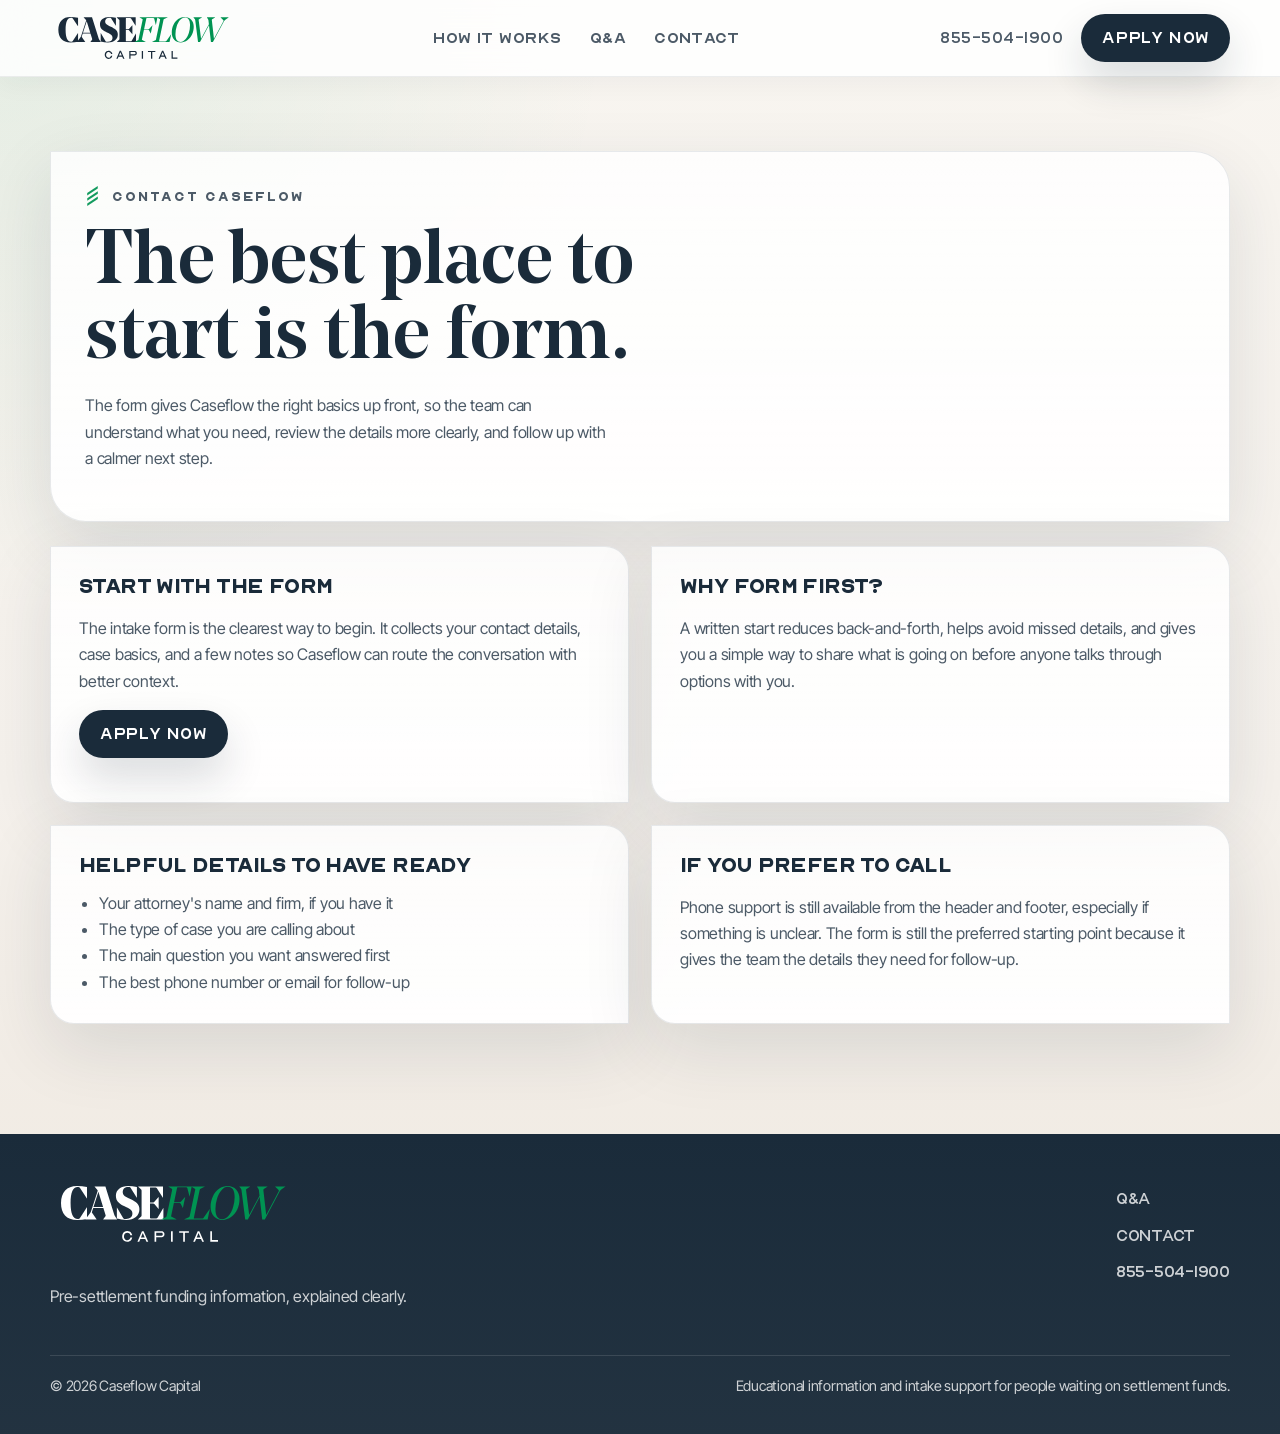
<file: pages/contact/index.html>
<!doctype html>
<html lang="en">
  <head>
    <meta charset="utf-8">
    <meta name="viewport" content="width=device-width, initial-scale=1">
    <title>Caseflow Capital | Contact</title>
    <link rel="icon" href="../../assets/img/brand/favicon.svg" type="image/svg+xml">
    <meta
      name="description"
      content="Contact Caseflow through the intake form so the team can review the right details and follow up about your case."
    >
    <script>
      document.documentElement.classList.add("js");
    </script>
    <link rel="stylesheet" href="../../assets/css/style.css">
  </head>
  <body>
    <div class="site-shell">
      <header class="site-header">
        <div class="container header-inner">
          <a class="brand" href="../../index.html" aria-label="Caseflow Capital home">
            <img src="../../assets/img/brand/logo-primary.svg" alt="Caseflow Capital">
          </a>
          <button class="menu-toggle" type="button" aria-expanded="false" aria-controls="site-nav">
            <span></span>
            <span></span>
            <span></span>
            <span class="sr-only">Toggle navigation</span>
          </button>
          <nav class="site-nav" id="site-nav" aria-label="Primary">
            <a href="../../index.html#how-it-works">How it works</a>
            <a href="../../index.html#qa">Q&amp;A</a>
            <a href="index.html">Contact</a>
          </nav>
          <div class="header-actions">
            <a class="header-phone" href="tel:8555041900">855-504-1900</a>
            <a class="button button-primary" href="../../index.html#intake">Apply Now</a>
          </div>
        </div>
      </header>

      <main class="page-hero">
        <div class="container">
          <section class="page-shell" data-animate="fade-up">
            <p class="eyebrow eyebrow-mark">Contact Caseflow</p>
            <h1>The best place to start is the form.</h1>
            <p>
              The form gives Caseflow the right basics up front, so the team can understand what you need, review the
              details more clearly, and follow up with a calmer next step.
            </p>
          </section>

          <section class="page-grid">
            <article class="page-card" data-animate="fade-up">
              <h3>Start with the form</h3>
              <p>
                The intake form is the clearest way to begin. It collects your contact details, case basics, and a few
                notes so Caseflow can route the conversation with better context.
              </p>
              <p><a class="button button-primary" href="../../index.html#intake">Apply Now</a></p>
            </article>
            <article class="page-card" data-animate="fade-up">
              <h3>Why form first?</h3>
              <p>
                A written start reduces back-and-forth, helps avoid missed details, and gives you a simple way to share
                what is going on before anyone talks through options with you.
              </p>
            </article>
            <article class="page-card" data-animate="fade-up">
              <h3>Helpful details to have ready</h3>
              <ul>
                <li>Your attorney's name and firm, if you have it</li>
                <li>The type of case you are calling about</li>
                <li>The main question you want answered first</li>
                <li>The best phone number or email for follow-up</li>
              </ul>
            </article>
            <article class="page-card" data-animate="fade-up">
              <h3>If you prefer to call</h3>
              <p>
                Phone support is still available from the header and footer, especially if something is unclear. The
                form is still the preferred starting point because it gives the team the details they need for follow-up.
              </p>
            </article>
          </section>
        </div>
      </main>

      <footer class="site-footer">
        <div class="container footer-grid">
          <div>
            <a class="footer-brand" href="../../index.html">
              <img src="../../assets/img/brand/logo-on-dark.svg" alt="Caseflow Capital">
            </a>
            <p>Pre-settlement funding information, explained clearly.</p>
          </div>
          <div class="footer-links">
            <a href="../../index.html#qa">Q&amp;A</a>
            <a href="index.html">Contact</a>
            <a href="tel:8555041900">855-504-1900</a>
          </div>
        </div>
        <div class="container footer-meta">
          <span>&copy; <span id="year"></span> Caseflow Capital</span>
          <span>Educational information and intake support for people waiting on settlement funds.</span>
        </div>
      </footer>
    </div>
    <script src="../../assets/js/app.js"></script>
  </body>
</html>
</file>
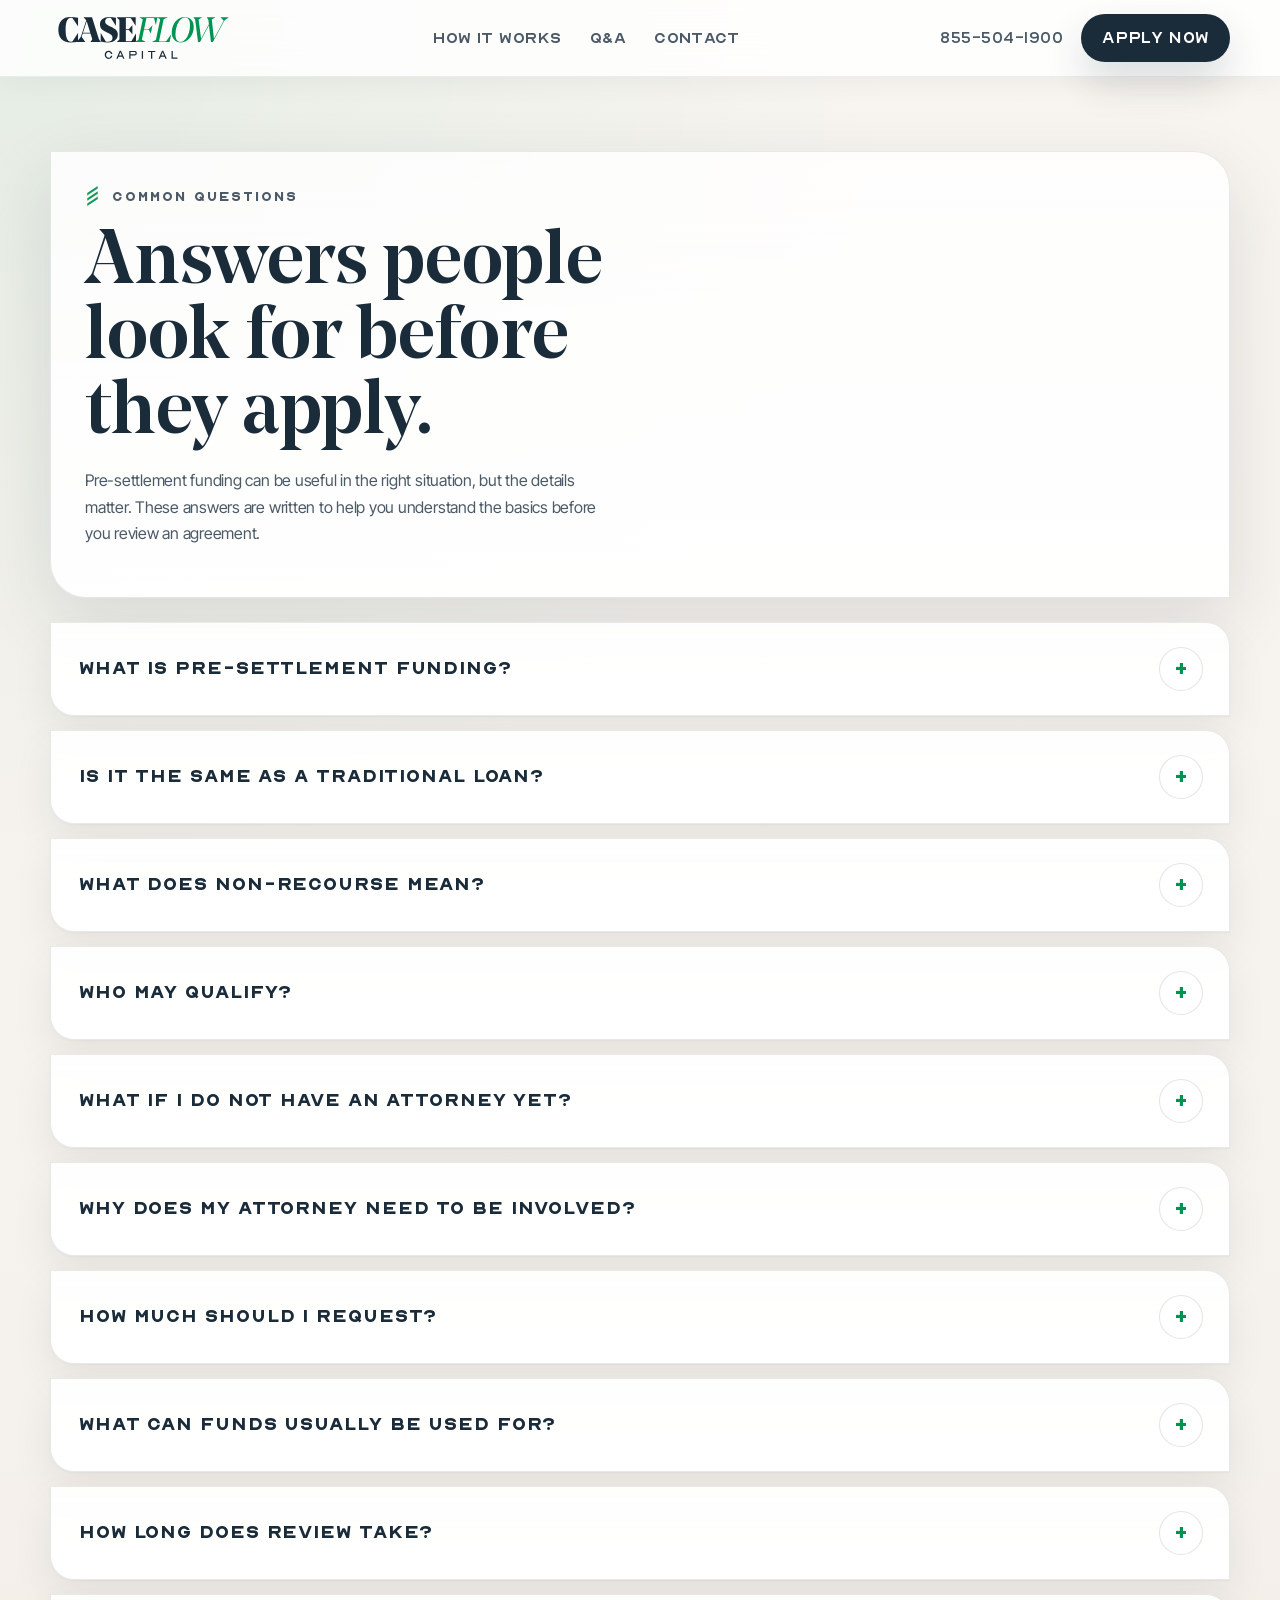
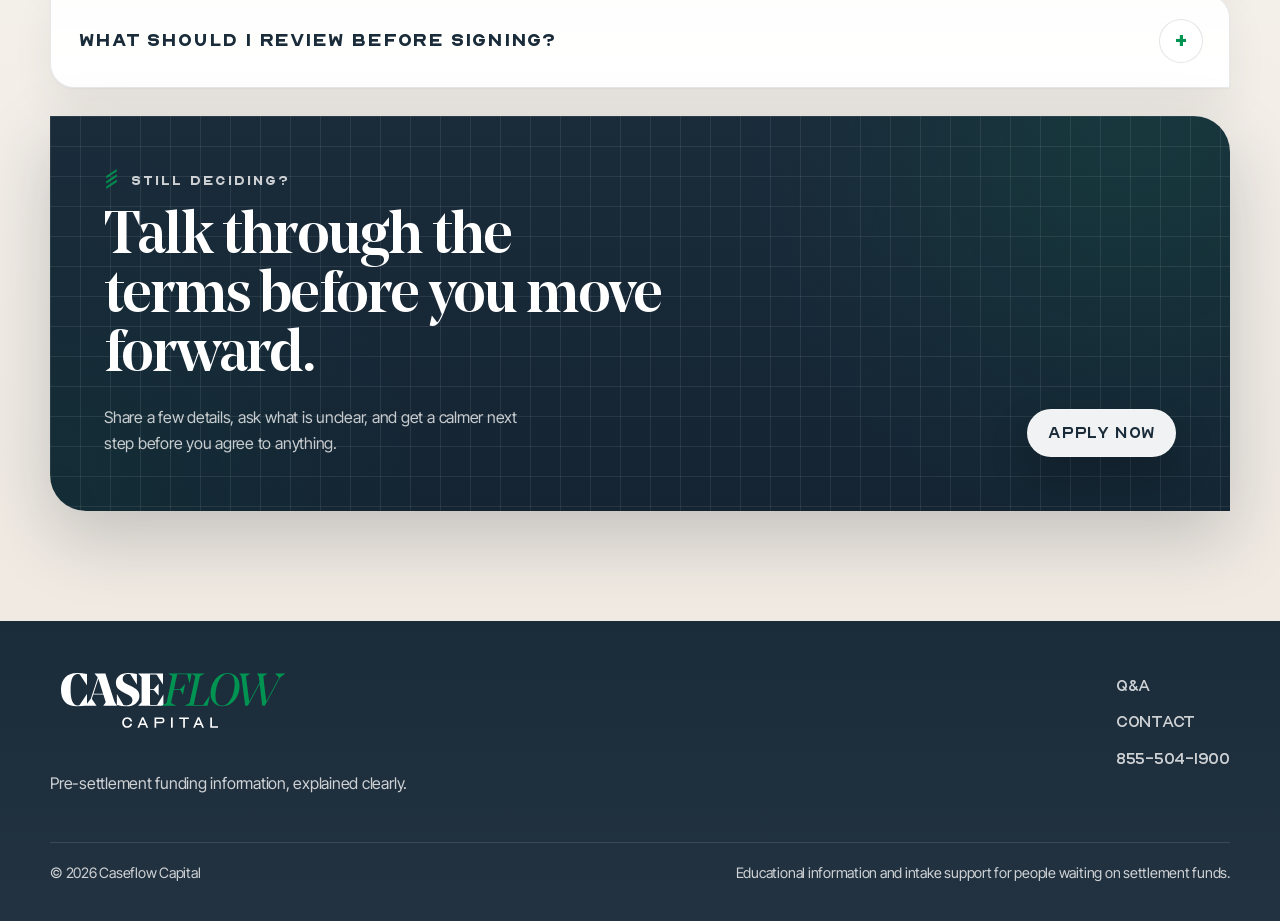
<file: pages/faq/index.html>
<!doctype html>
<html lang="en">
  <head>
    <meta charset="utf-8">
    <meta name="viewport" content="width=device-width, initial-scale=1">
    <title>Caseflow Capital | Questions and answers</title>
    <link rel="icon" href="../../assets/img/brand/favicon.svg" type="image/svg+xml">
    <meta
      name="description"
      content="Common questions about pre-settlement funding, the review process, and what to ask before signing an agreement."
    >
    <script>
      document.documentElement.classList.add("js");
    </script>
    <link rel="stylesheet" href="../../assets/css/style.css">
  </head>
  <body>
    <div class="site-shell">
      <header class="site-header">
        <div class="container header-inner">
          <a class="brand" href="../../index.html" aria-label="Caseflow Capital home">
            <img src="../../assets/img/brand/logo-primary.svg" alt="Caseflow Capital">
          </a>
          <button class="menu-toggle" type="button" aria-expanded="false" aria-controls="site-nav">
            <span></span>
            <span></span>
            <span></span>
            <span class="sr-only">Toggle navigation</span>
          </button>
          <nav class="site-nav" id="site-nav" aria-label="Primary">
            <a href="../../index.html#how-it-works">How it works</a>
            <a href="../../index.html#qa">Q&amp;A</a>
            <a href="../contact/index.html">Contact</a>
          </nav>
          <div class="header-actions">
            <a class="header-phone" href="tel:8555041900">855-504-1900</a>
            <a class="button button-primary" href="../../index.html#intake">Apply Now</a>
          </div>
        </div>
      </header>

      <main class="page-hero">
        <div class="container">
          <section class="page-shell" data-animate="fade-up">
            <p class="eyebrow eyebrow-mark">Common questions</p>
            <h1>Answers people look for before they apply.</h1>
            <p>
              Pre-settlement funding can be useful in the right situation, but the details matter. These answers are
              written to help you understand the basics before you review an agreement.
            </p>
          </section>

          <section class="faq-accordion" aria-label="Common questions about pre-settlement funding">
            <details class="faq-item" data-animate="fade-up">
              <summary>
                <span>What is pre-settlement funding?</span>
              </summary>
              <div class="faq-answer">
                <p>
                  Pre-settlement funding is an advance based on a potential future settlement. It is designed to help
                  people cover essential expenses while an active case is still moving through the legal process.
                </p>
              </div>
            </details>

            <details class="faq-item" data-animate="fade-up">
              <summary>
                <span>Is it the same as a traditional loan?</span>
              </summary>
              <div class="faq-answer">
                <p>
                  Not always. Many agreements are structured differently from a personal loan because repayment is tied
                  to the case proceeds rather than monthly out-of-pocket payments. The exact structure depends on the
                  agreement and applicable state rules, so the terms should be reviewed carefully.
                </p>
              </div>
            </details>

            <details class="faq-item" data-animate="fade-up">
              <summary>
                <span>What does non-recourse mean?</span>
              </summary>
              <div class="faq-answer">
                <p>
                  In a non-recourse agreement, repayment is generally limited to proceeds from the case. If there is no
                  recovery, the funding company typically cannot collect from you personally. You should confirm that
                  language in the agreement and talk it through with your attorney before signing.
                </p>
              </div>
            </details>

            <details class="faq-item" data-animate="fade-up">
              <summary>
                <span>Who may qualify?</span>
              </summary>
              <div class="faq-answer">
                <p>
                  Reviews usually begin with an active civil claim and an attorney who can confirm case details. Funding
                  availability depends on the facts of the case, the expected recovery, existing obligations, and the
                  terms that would apply.
                </p>
              </div>
            </details>

            <details class="faq-item" data-animate="fade-up">
              <summary>
                <span>What if I do not have an attorney yet?</span>
              </summary>
              <div class="faq-answer">
                <p>
                  Caseflow generally needs you to be working with an attorney before we can review funding options for
                  your case. Once an attorney is involved and can confirm the basic case details, you are welcome to
                  apply and we can take a closer look.
                </p>
              </div>
            </details>

            <details class="faq-item" data-animate="fade-up">
              <summary>
                <span>Why does my attorney need to be involved?</span>
              </summary>
              <div class="faq-answer">
                <p>
                  Your attorney helps verify case information and can explain how funding may affect your eventual net
                  recovery. Many funding agreements also require attorney acknowledgement before funds can be issued.
                </p>
              </div>
            </details>

            <details class="faq-item" data-animate="fade-up">
              <summary>
                <span>How much should I request?</span>
              </summary>
              <div class="faq-answer">
                <p>
                  A practical starting point is the amount needed to solve the immediate pressure in front of you, not
                  the largest amount available. The more you advance, the more important it is to understand the total
                  repayment amount and how it may affect your settlement proceeds.
                </p>
              </div>
            </details>

            <details class="faq-item" data-animate="fade-up">
              <summary>
                <span>What can funds usually be used for?</span>
              </summary>
              <div class="faq-answer">
                <p>
                  People often use funding for everyday needs such as rent, utilities, groceries, transportation,
                  medical-related costs, or other obligations that cannot wait for a case to resolve.
                </p>
              </div>
            </details>

            <details class="faq-item" data-animate="fade-up">
              <summary>
                <span>How long does review take?</span>
              </summary>
              <div class="faq-answer">
                <p>
                  Timing varies, but we aim for 24 hours. It usually depends on how quickly the basic application
                  details, case information, and attorney coordination can be completed. Caseflow’s role is to keep the
                  next step clear without promising a timeline the review cannot control.
                </p>
              </div>
            </details>

            <details class="faq-item" data-animate="fade-up">
              <summary>
                <span>What should I review before signing?</span>
              </summary>
              <div class="faq-answer">
                <p>
                  Review the amount advanced, the repayment terms, any fees or pricing, whether costs change over time,
                  how payoff is handled, and how the agreement may affect what you receive from a settlement. If a term
                  is unclear, pause and ask questions before agreeing.
                </p>
              </div>
            </details>
          </section>

          <section class="page-cta-panel" data-animate="fade-up">
            <div>
              <p class="eyebrow eyebrow-mark">Still deciding?</p>
              <h2>Talk through the terms before you move forward.</h2>
              <p>
                Share a few details, ask what is unclear, and get a calmer next step before you agree to anything.
              </p>
            </div>
            <div class="page-cta-actions">
              <a class="button button-on-dark" href="../../index.html#intake">Apply Now</a>
            </div>
          </section>
        </div>
      </main>

      <footer class="site-footer">
        <div class="container footer-grid">
          <div>
            <a class="footer-brand" href="../../index.html">
              <img src="../../assets/img/brand/logo-on-dark.svg" alt="Caseflow Capital">
            </a>
            <p>Pre-settlement funding information, explained clearly.</p>
          </div>
          <div class="footer-links">
            <a href="../../index.html#qa">Q&amp;A</a>
            <a href="../contact/index.html">Contact</a>
            <a href="tel:8555041900">855-504-1900</a>
          </div>
        </div>
        <div class="container footer-meta">
          <span>&copy; <span id="year"></span> Caseflow Capital</span>
          <span>Educational information and intake support for people waiting on settlement funds.</span>
        </div>
      </footer>
    </div>
    <script src="../../assets/js/app.js"></script>
  </body>
</html>
</file>
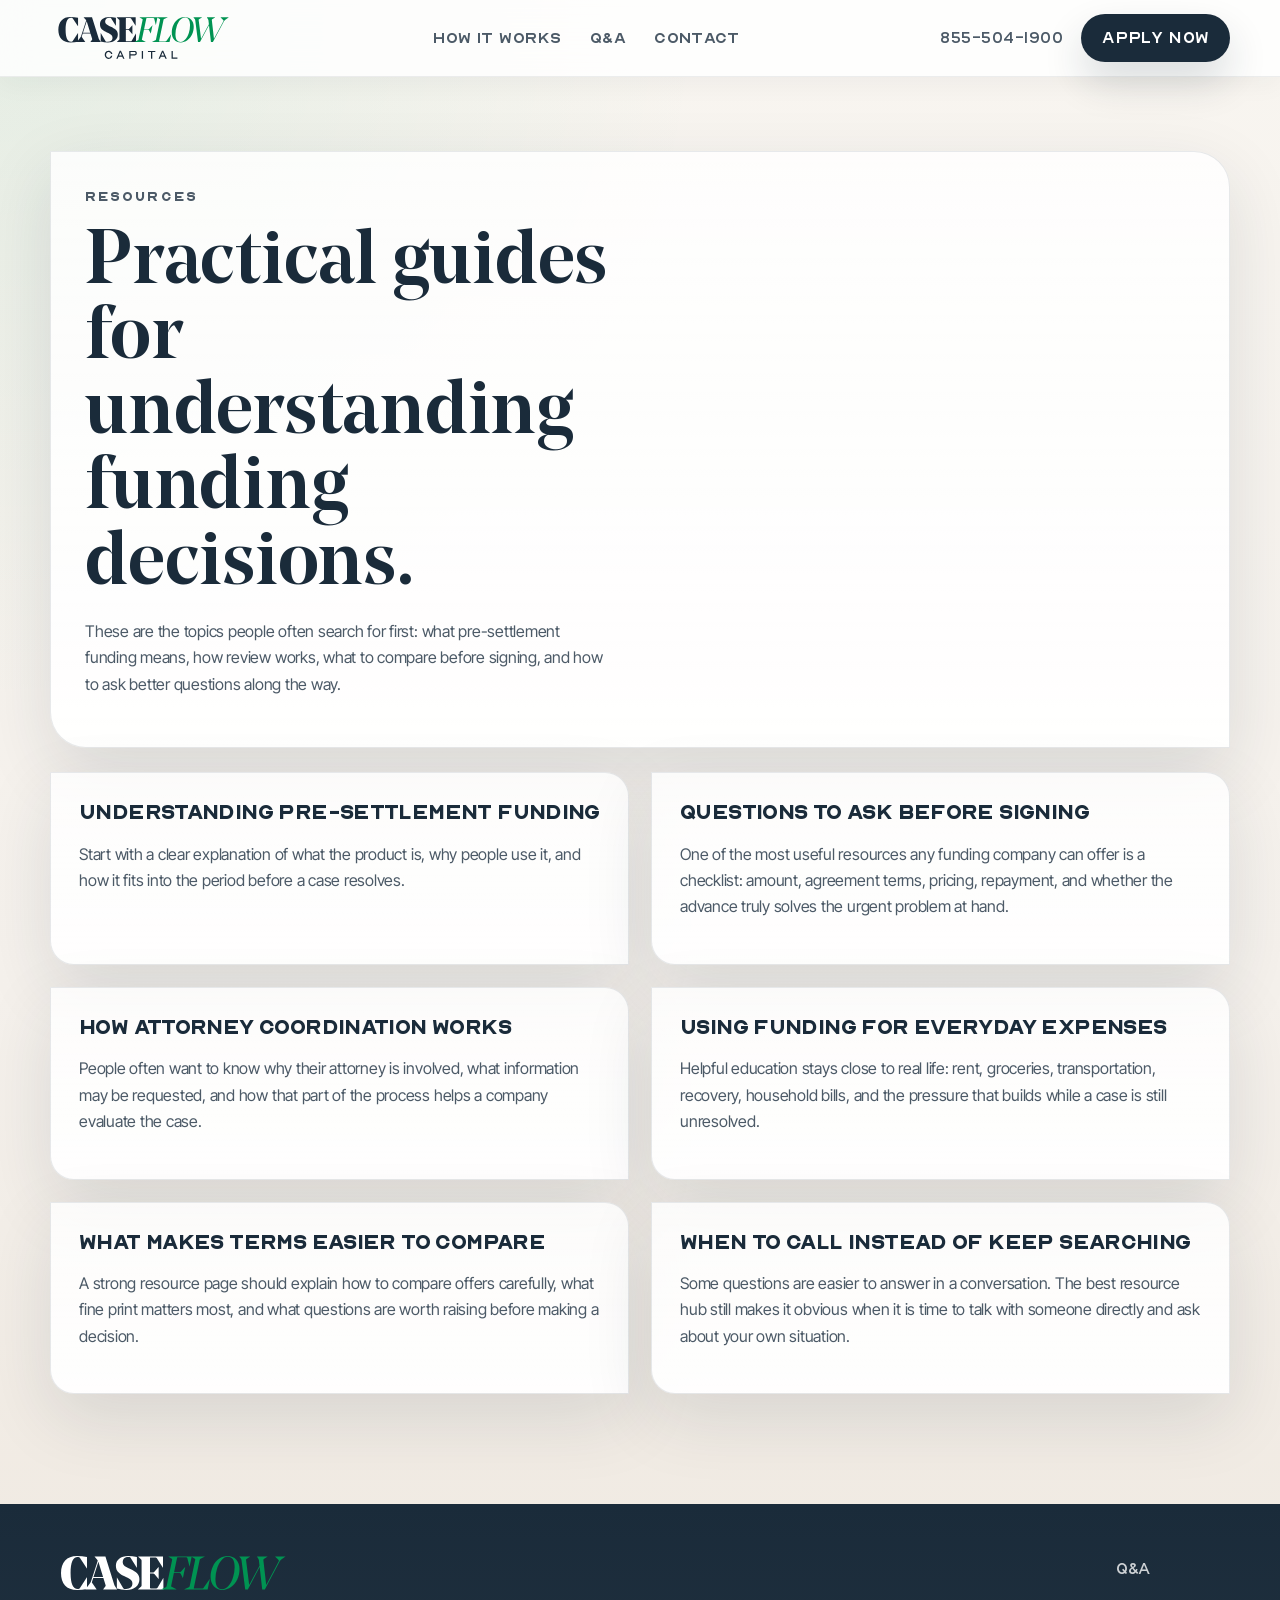
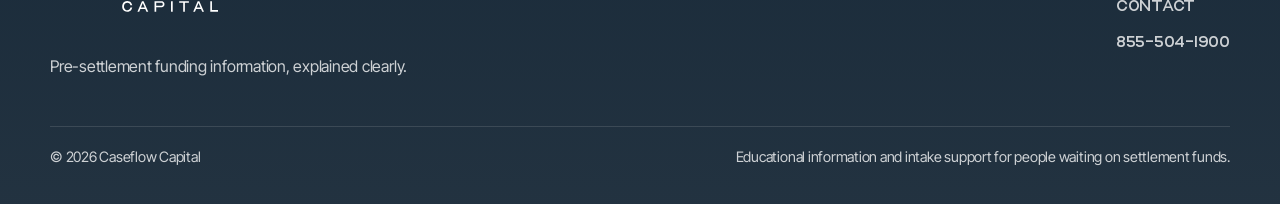
<file: pages/resources/index.html>
<!doctype html>
<html lang="en">
  <head>
    <meta charset="utf-8">
    <meta name="viewport" content="width=device-width, initial-scale=1">
    <title>Caseflow Capital | Resources</title>
    <link rel="icon" href="../../assets/img/brand/favicon.svg" type="image/svg+xml">
    <meta
      name="description"
      content="Practical guides from Caseflow on pre-settlement funding, what to review before signing, and how the process works."
    >
    <script>
      document.documentElement.classList.add("js");
    </script>
    <link rel="stylesheet" href="../../assets/css/style.css">
  </head>
  <body>
    <div class="site-shell">
      <header class="site-header">
        <div class="container header-inner">
          <a class="brand" href="../../index.html" aria-label="Caseflow Capital home">
            <img src="../../assets/img/brand/logo-primary.svg" alt="Caseflow Capital">
          </a>
          <button class="menu-toggle" type="button" aria-expanded="false" aria-controls="site-nav">
            <span></span>
            <span></span>
            <span></span>
            <span class="sr-only">Toggle navigation</span>
          </button>
          <nav class="site-nav" id="site-nav" aria-label="Primary">
            <a href="../../index.html#how-it-works">How it works</a>
            <a href="../../index.html#qa">Q&amp;A</a>
            <a href="../contact/index.html">Contact</a>
          </nav>
          <div class="header-actions">
            <a class="header-phone" href="tel:8555041900">855-504-1900</a>
            <a class="button button-primary" href="../../index.html#intake">Apply Now</a>
          </div>
        </div>
      </header>

      <main class="page-hero">
        <div class="container">
          <section class="page-shell" data-animate="fade-up">
            <p class="eyebrow">Resources</p>
            <h1>Practical guides for understanding funding decisions.</h1>
            <p>
              These are the topics people often search for first: what pre-settlement funding means, how review works,
              what to compare before signing, and how to ask better questions along the way.
            </p>
          </section>

          <section class="page-grid">
            <article class="page-card" data-animate="fade-up">
              <h3>Understanding pre-settlement funding</h3>
              <p>
                Start with a clear explanation of what the product is, why people use it, and how it fits into the
                period before a case resolves.
              </p>
            </article>
            <article class="page-card" data-animate="fade-up">
              <h3>Questions to ask before signing</h3>
              <p>
                One of the most useful resources any funding company can offer is a checklist: amount, agreement terms,
                pricing, repayment, and whether the advance truly solves the urgent problem at hand.
              </p>
            </article>
            <article class="page-card" data-animate="fade-up">
              <h3>How attorney coordination works</h3>
              <p>
                People often want to know why their attorney is involved, what information may be requested, and how
                that part of the process helps a company evaluate the case.
              </p>
            </article>
            <article class="page-card" data-animate="fade-up">
              <h3>Using funding for everyday expenses</h3>
              <p>
                Helpful education stays close to real life: rent, groceries, transportation, recovery, household bills,
                and the pressure that builds while a case is still unresolved.
              </p>
            </article>
            <article class="page-card" data-animate="fade-up">
              <h3>What makes terms easier to compare</h3>
              <p>
                A strong resource page should explain how to compare offers carefully, what fine print matters most, and
                what questions are worth raising before making a decision.
              </p>
            </article>
            <article class="page-card" data-animate="fade-up">
              <h3>When to call instead of keep searching</h3>
              <p>
                Some questions are easier to answer in a conversation. The best resource hub still makes it obvious when
                it is time to talk with someone directly and ask about your own situation.
              </p>
            </article>
          </section>
        </div>
      </main>

      <footer class="site-footer">
        <div class="container footer-grid">
          <div>
            <a class="footer-brand" href="../../index.html">
              <img src="../../assets/img/brand/logo-on-dark.svg" alt="Caseflow Capital">
            </a>
            <p>Pre-settlement funding information, explained clearly.</p>
          </div>
          <div class="footer-links">
            <a href="../../index.html#qa">Q&amp;A</a>
            <a href="../contact/index.html">Contact</a>
            <a href="tel:8555041900">855-504-1900</a>
          </div>
        </div>
        <div class="container footer-meta">
          <span>&copy; <span id="year"></span> Caseflow Capital</span>
          <span>Educational information and intake support for people waiting on settlement funds.</span>
        </div>
      </footer>
    </div>
    <script src="../../assets/js/app.js"></script>
  </body>
</html>
</file>
<file: assets/css/style.css>
:root {
  --bg: #f5f1ec;
  --bg-soft: #ece6dd;
  --surface: rgba(255, 255, 255, 0.78);
  --surface-strong: #fffdfa;
  --text: #1A2B3A;
  --text-soft: #4c5a67;
  --line: rgba(26, 43, 58, 0.12);
  --line-strong: rgba(26, 43, 58, 0.2);
  --navy: #1A2B3A;
  --navy-deep: #1A2B3A;
  --green: #009352;
  --green-soft: #ddf3e9;
  --cream: #fbf8f3;
  --shadow: 0 24px 70px rgba(26, 43, 58, 0.12);
  --shadow-strong: 0 34px 90px rgba(26, 43, 58, 0.2);
  --radius-sm: 16px;
  --radius-md: 24px;
  --radius-lg: 36px;
  --cut-radius-sm: 0 var(--radius-sm) 0 var(--radius-sm);
  --cut-radius-md: 0 var(--radius-md) 0 var(--radius-md);
  --cut-radius-lg: 0 var(--radius-lg) 0 var(--radius-lg);
  --cut-radius-pill: 0 999px 0 999px;
  --container: min(1180px, calc(100vw - 40px));
  --section-space: clamp(60px, 7vw, 84px);
  --transition: 220ms ease;
  --hero-load-ease: cubic-bezier(0.13, 1.08, 0.18, 1);
  --grid-light: url("data:image/svg+xml,%3Csvg xmlns='http://www.w3.org/2000/svg' width='120' height='120' viewBox='0 0 120 120'%3E%3Cg fill='none' stroke='%231A2B3A' stroke-opacity='.04' stroke-width='1'%3E%3Cpath d='M0 .5H120M0 30.5H120M0 60.5H120M0 90.5H120M.5 0V120M30.5 0V120M60.5 0V120M90.5 0V120'/%3E%3C/g%3E%3C/svg%3E");
  --grid-dark: url("data:image/svg+xml,%3Csvg xmlns='http://www.w3.org/2000/svg' width='120' height='120' viewBox='0 0 120 120'%3E%3Cg fill='none' stroke='white' stroke-opacity='.08' stroke-width='1'%3E%3Cpath d='M0 .5H120M0 30.5H120M0 60.5H120M0 90.5H120M.5 0V120M30.5 0V120M60.5 0V120M90.5 0V120'/%3E%3C/g%3E%3C/svg%3E");
  --chevron-mark: url("../img/brand/chevron-mark.svg");
}

@font-face {
  font-family: "Noe Display";
  src: url("../fonts/noe-display-medium.ttf") format("truetype");
  font-weight: 500;
  font-style: normal;
  font-display: swap;
}

@font-face {
  font-family: "Noe Display";
  src: url("../fonts/noe-display-bold.ttf") format("truetype");
  font-weight: 700;
  font-style: normal;
  font-display: swap;
}

@font-face {
  font-family: "Noe Display";
  src: url("../fonts/noe-display-regular-italic.ttf") format("truetype");
  font-weight: 400;
  font-style: italic;
  font-display: swap;
}

@font-face {
  font-family: "Nord";
  src: url("../fonts/nord-book.woff2") format("woff2");
  font-weight: 350;
  font-style: normal;
  font-display: swap;
}

@font-face {
  font-family: "Nord";
  src: url("../fonts/nord-regular.woff2") format("woff2");
  font-weight: 400;
  font-style: normal;
  font-display: swap;
}

@font-face {
  font-family: "Nord";
  src: url("../fonts/nord-medium.woff2") format("woff2");
  font-weight: 500;
  font-style: normal;
  font-display: swap;
}

@font-face {
  font-family: "Nord";
  src: url("../fonts/nord-bold.woff2") format("woff2");
  font-weight: 700;
  font-style: normal;
  font-display: swap;
}

@font-face {
  font-family: "Inter Tight";
  src: url("../fonts/inter-tight-400.ttf") format("truetype");
  font-weight: 400;
  font-style: normal;
  font-display: swap;
}

@font-face {
  font-family: "Inter Tight";
  src: url("../fonts/inter-tight-500.ttf") format("truetype");
  font-weight: 500;
  font-style: normal;
  font-display: swap;
}

@font-face {
  font-family: "Inter Tight";
  src: url("../fonts/inter-tight-600.ttf") format("truetype");
  font-weight: 600;
  font-style: normal;
  font-display: swap;
}

@font-face {
  font-family: "Inter Tight";
  src: url("../fonts/inter-tight-700.ttf") format("truetype");
  font-weight: 700;
  font-style: normal;
  font-display: swap;
}

* {
  box-sizing: border-box;
}

html {
  scroll-behavior: smooth;
}

[id] {
  scroll-margin-top: 96px;
}

body {
  margin: 0;
  background:
    radial-gradient(circle at top left, rgba(0, 147, 82, 0.08), transparent 32%),
    linear-gradient(180deg, #f8f5f0 0%, #f5f1ec 55%, #eee7de 100%);
  color: var(--text);
  font-family: "Inter Tight", "Helvetica Neue", sans-serif;
  line-height: 1.65;
  letter-spacing: -0.015em;
  overflow-x: clip;
}

img {
  display: block;
  max-width: 100%;
}

a {
  color: inherit;
  text-decoration: none;
}

button,
input,
select,
textarea {
  font: inherit;
}

.sr-only {
  position: absolute;
  width: 1px;
  height: 1px;
  padding: 0;
  margin: -1px;
  overflow: hidden;
  clip: rect(0, 0, 0, 0);
  white-space: nowrap;
  border: 0;
}

.container {
  width: var(--container);
  margin: 0 auto;
}

.site-shell {
  min-height: 100vh;
}

.site-header {
  position: sticky;
  top: 0;
  z-index: 20;
  -webkit-backdrop-filter: blur(16px);
  backdrop-filter: blur(16px);
  background: rgba(255, 255, 255, 0.84);
  border-bottom: 1px solid rgba(26, 43, 58, 0.08);
  box-shadow: 0 8px 24px rgba(26, 43, 58, 0.04);
}

.is-safari .site-header {
  -webkit-backdrop-filter: none;
  backdrop-filter: none;
  background: rgba(255, 255, 255, 0.94);
}

.header-inner {
  display: grid;
  grid-template-columns: auto 1fr auto;
  align-items: center;
  gap: 28px;
  min-height: 76px;
}

.brand,
.site-nav a,
.header-actions > *,
.menu-toggle,
.hero-copy > .eyebrow,
.hero-copy h1,
.hero-rotator-line,
.hero-lede,
.hero-actions .button {
  animation-fill-mode: both;
}

.brand {
  animation: hero-load-left 1500ms var(--hero-load-ease, cubic-bezier(0.16, 1, 0.22, 1)) 90ms both;
}

.brand {
  width: min(182px, 36vw);
}

.brand img {
  width: 100%;
}

.site-nav {
  display: flex;
  justify-content: center;
  gap: 28px;
  font-family: "Nord", "Helvetica Neue", sans-serif;
  font-size: 0.95rem;
  font-weight: 500;
  letter-spacing: 0.03em;
  color: var(--text-soft);
}

.site-nav a {
  animation: hero-load-down 1350ms var(--hero-load-ease, cubic-bezier(0.16, 1, 0.22, 1)) both;
}

.site-nav a:nth-child(1) {
  animation-delay: 180ms;
}

.site-nav a:nth-child(2) {
  animation-delay: 260ms;
}

.site-nav a:nth-child(3) {
  animation-delay: 340ms;
}

.site-nav a,
.header-phone,
.footer-links a {
  position: relative;
  transition: color var(--transition);
}

.site-nav a::after,
.header-phone::after,
.footer-links a::after {
  content: "";
  position: absolute;
  left: 0;
  bottom: -4px;
  width: 100%;
  height: 1px;
  background: currentColor;
  transform: scaleX(0);
  transform-origin: left;
  transition: transform var(--transition);
}

.site-nav a:hover,
.header-phone:hover,
.footer-links a:hover {
  color: var(--navy);
}

.site-nav a:hover::after,
.header-phone:hover::after,
.footer-links a:hover::after {
  transform: scaleX(1);
}

.header-actions {
  display: flex;
  align-items: center;
  gap: 18px;
}

.header-actions > * {
  animation: hero-load-right 1450ms var(--hero-load-ease, cubic-bezier(0.16, 1, 0.22, 1)) both;
}

.header-actions > *:nth-child(1) {
  animation-delay: 300ms;
}

.header-actions > *:nth-child(2) {
  animation-delay: 400ms;
}

.header-phone {
  color: var(--text-soft);
  font-family: "Nord", "Helvetica Neue", sans-serif;
  letter-spacing: 0.03em;
}

.button {
  display: inline-flex;
  align-items: center;
  justify-content: center;
  gap: 10px;
  min-height: 48px;
  padding: 0 20px;
  border-radius: 999px;
  border: 1px solid transparent;
  font-family: "Nord", "Helvetica Neue", sans-serif;
  font-weight: 500;
  letter-spacing: 0.04em;
  text-transform: uppercase;
  transition:
    transform var(--transition),
    box-shadow var(--transition),
    border-color var(--transition),
    background-color var(--transition),
    color var(--transition);
}

.button:hover {
  transform: translateY(-1px);
}

.button-primary {
  background: var(--navy);
  color: #fff;
  box-shadow: 0 20px 40px rgba(26, 43, 58, 0.16);
}

.button-primary:hover {
  background: var(--navy-deep);
  box-shadow: 0 24px 50px rgba(26, 43, 58, 0.22);
}

.button-secondary {
  background: rgba(255, 255, 255, 0.5);
  color: var(--navy);
  border-color: rgba(26, 43, 58, 0.14);
}

.button-secondary:hover {
  background: rgba(255, 255, 255, 0.92);
  border-color: rgba(26, 43, 58, 0.22);
}

.button-on-dark {
  background: rgba(255, 255, 255, 0.94);
  color: var(--navy);
  border-color: rgba(255, 255, 255, 0.2);
  box-shadow: 0 18px 42px rgba(0, 0, 0, 0.2);
}

.button-on-dark:hover {
  background: #fff;
  border-color: rgba(255, 255, 255, 0.36);
  box-shadow: 0 22px 52px rgba(0, 0, 0, 0.26);
}

.button-ghost-dark {
  background: rgba(255, 255, 255, 0.06);
  color: #fff;
  border-color: rgba(255, 255, 255, 0.24);
}

.button-ghost-dark:hover {
  background: rgba(255, 255, 255, 0.12);
  border-color: rgba(255, 255, 255, 0.42);
}

.button-block {
  width: 100%;
}

.hero {
  position: relative;
  z-index: 0;
  display: flex;
  align-items: center;
  overflow-x: clip;
  min-height: 100vh;
  min-height: 100svh;
  padding: clamp(56px, 8svh, 96px) 0;
}

.hero-backdrop {
  position: absolute;
  z-index: 0;
  inset: -80px 0 -100px;
  background:
    radial-gradient(circle at 10% 12%, rgba(255, 255, 255, 0.72), transparent 30%),
    linear-gradient(180deg, rgba(255, 255, 255, 0.6), transparent 55%);
  pointer-events: none;
}

.hero-dot-canvas {
  position: absolute;
  inset: 0;
  width: 100%;
  height: 100%;
  display: block;
  pointer-events: none;
  opacity: 0;
  transition: opacity 900ms ease;
}

.hero-dot-canvas.is-ready {
  opacity: 1;
}

/* When the canvas successfully activates, suppress the CSS fallback dot grid. */
.hero-backdrop.has-canvas-dots::before,
.hero-backdrop.has-canvas-dots::after {
  display: none;
}

.hero-backdrop::before {
  content: "";
  position: absolute;
  inset: 10% -4% -8%;
  background-image: radial-gradient(circle, rgba(26, 43, 58, 0.1) 1.05px, transparent 1.75px);
  background-size: 22px 22px;
  background-position: 0 0;
  opacity: 0.5;
}

.hero-backdrop::after {
  content: "";
  position: absolute;
  inset: 6% -8% -12%;
  background-image: radial-gradient(circle, rgba(0, 147, 82, 0.2) 1px, transparent 1.7px);
  background-size: 23px 23px;
  background-position: 10px 4px;
  opacity: 0.28;
  transform-origin: center;
  animation: hero-dot-wave 18s ease-in-out infinite alternate;
}

.is-safari .hero-backdrop::after {
  -webkit-mask-image: none;
  mask-image: none;
  animation: none;
  opacity: 0.14;
  transform: none;
}

@supports ((mask-image: radial-gradient(white, transparent)) or (-webkit-mask-image: radial-gradient(white, transparent))) {
  .hero-backdrop::after {
    -webkit-mask-image:
      linear-gradient(180deg, transparent 0%, black 16%, black 84%, transparent 100%),
      repeating-radial-gradient(
        ellipse 145% 92% at 50% 54%,
        transparent 0 6.5%,
        black 7.2% 8.1%,
        transparent 9% 13.8%
      );
    -webkit-mask-size: auto, 100% 100%;
    -webkit-mask-position: center, center;
    -webkit-mask-repeat: no-repeat, no-repeat;
    mask-image:
      linear-gradient(180deg, transparent 0%, black 16%, black 84%, transparent 100%),
      repeating-radial-gradient(
        ellipse 145% 92% at 50% 54%,
        transparent 0 6.5%,
        black 7.2% 8.1%,
        transparent 9% 13.8%
      );
    mask-size: auto, 100% 100%;
    mask-position: center, center;
    mask-repeat: no-repeat, no-repeat;
  }
}

@keyframes hero-dot-wave {
  0% {
    transform: translate3d(-1.5%, 0.8%, 0) scale(1.01, 0.98);
    opacity: 0.22;
  }
  50% {
    transform: translate3d(1.2%, -1.2%, 0) scale(1.045, 1.015);
    opacity: 0.32;
  }
  100% {
    transform: translate3d(-0.8%, 1.4%, 0) scale(1.015, 1.03);
    opacity: 0.24;
  }
}

@keyframes values-marquee-scroll {
  0% {
    transform: translate3d(0, 0, 0);
  }
  100% {
    transform: translate3d(calc(-1 * var(--marquee-loop-width, 50%)), 0, 0);
  }
}

@keyframes hero-load-down {
  0% {
    opacity: 0;
    transform: translate3d(0, -34px, 0) scale(0.96);
    filter: blur(10px);
  }
  58% {
    opacity: 1;
  }
  100% {
    opacity: 1;
    transform: translate3d(0, 0, 0) scale(1);
    filter: blur(0);
  }
}

@keyframes hero-load-left {
  0% {
    opacity: 0;
    transform: translate3d(-44px, 10px, 0) scale(0.97);
    filter: blur(12px);
  }
  58% {
    opacity: 1;
  }
  100% {
    opacity: 1;
    transform: translate3d(0, 0, 0) scale(1);
    filter: blur(0);
  }
}

@keyframes hero-load-right {
  0% {
    opacity: 0;
    transform: translate3d(38px, -8px, 0) scale(0.98);
    filter: blur(10px);
  }
  58% {
    opacity: 1;
  }
  100% {
    opacity: 1;
    transform: translate3d(0, 0, 0) scale(1);
    filter: blur(0);
  }
}

@keyframes hero-load-right-strong {
  0% {
    opacity: 0;
    transform: translate3d(76px, 18px, 0) scale(0.94);
    filter: blur(14px);
  }
  54% {
    opacity: 1;
  }
  100% {
    opacity: 1;
    transform: translate3d(0, 0, 0) scale(1);
    filter: blur(0);
  }
}

@keyframes hero-load-up {
  0% {
    opacity: 0;
    transform: translate3d(0, 42px, 0) scale(0.98);
    filter: blur(10px);
  }
  58% {
    opacity: 1;
  }
  100% {
    opacity: 1;
    transform: translate3d(0, 0, 0) scale(1);
    filter: blur(0);
  }
}

@keyframes hero-load-up-strong {
  0% {
    opacity: 0;
    transform: translate3d(0, 54px, 0) scale(0.94);
    filter: blur(12px);
  }
  56% {
    opacity: 1;
  }
  100% {
    opacity: 1;
    transform: translate3d(0, 0, 0) scale(1);
    filter: blur(0);
  }
}

.hero-grid {
  position: relative;
  z-index: 1;
  display: grid;
  grid-template-columns: minmax(0, 1fr) auto;
  gap: clamp(28px, 4vw, 64px);
  align-items: center;
}

/* ----- Hero chevron mark ----- */
.hero-mark {
  position: relative;
  z-index: 1;
  justify-self: end;
  align-self: center;
  /* Scaled up so the mark carries more visual weight next to the headline. */
  width: clamp(343px, 34.3vw, 515px);
  /* Nudge the whole mark so its optical centre lines up with the
     headline block — the tall diagonal silhouette reads centred about
     60% down, so this clamped offset rebalances it against the
     left-column copy while sitting slightly lower on the page. */
  margin-top: clamp(-28px, calc(-3.2vw + 16px), -4px);
  pointer-events: none;
  /* Chevron aspect-ratio is 18.09 × 29.727; match it so the
     absolutely-positioned canvas sibling overlays the SVG pixel-perfectly
     even before the SVG's intrinsic height resolves. */
  aspect-ratio: 18.09 / 29.727;
}

.hero-chevron {
  display: block;
  width: 100%;
  height: auto;
  overflow: visible;
  filter: drop-shadow(0 28px 44px rgba(26, 43, 58, 0.17))
          drop-shadow(0 2px 4px rgba(26, 43, 58, 0.08));
}

/* WebGL liquid — three per-chevron canvases stacked over the SVG mark.
   Each canvas is full hero-mark size and masked via CSS mask-image to ONE
   polygon, so it can be translated independently with cursor parallax
   without dragging the others. All three render the same domain-warped
   fBm shader with shared time+cursor uniforms, so the fluid appears to
   flow continuously across the three windows. When any of them init the
   .has-gl-liquid class goes on .hero-mark and the SVG bars + legacy
   liquid are hidden so nothing pokes through the canvas mask edges. If
   WebGL init fails the canvases are removed and the SVG fallback shows
   through. */
.hero-chevron .hcg-legacy-liquid { pointer-events: none; }

.hero-mark.has-gl-liquid .hcg-legacy-liquid { display: none; }

/* When WebGL is live the SVG bars themselves are hidden — otherwise their
   solid gradient fills peek out along the canvas mask edges (sub-pixel
   rounding differs between canvas bitmap masking and SVG vector
   rasterisation). The canvas stack carries the full silhouette plus its
   own drop-shadow, so nothing is lost visually. */
.hero-mark.has-gl-liquid .hcg-bars { visibility: hidden; }

/* Stack wrapper — opacity transition only, no shadow. Shadows live on
   the individual canvases so each chevron casts its OWN elevation
   shadow, which (a) reads more physical than a single giant shadow and
   (b) lets shadows fall naturally between bars for depth. */
.hero-mark .hcg-liquid-gl-stack {
  position: absolute;
  inset: 0;
  pointer-events: none;
  opacity: 1;
}

/* Film-grain overlay — one per chevron slot so the texture inherits the
   slot's parallax transform (the grain drifts with the cursor exactly
   like the WebGL canvas inside the same slot). Each slot exposes a
   --chev-mask custom property holding its single-polygon mask URL; the
   ::after picks it up via inheritance, as does the canvas itself. */
.hero-mark.has-gl-liquid .hcg-chev-slot::after {
  content: "";
  position: absolute;
  inset: 0;
  pointer-events: none;
  background-image: url("data:image/svg+xml;utf8,<svg xmlns='http://www.w3.org/2000/svg' width='220' height='220'><filter id='n'><feTurbulence type='fractalNoise' baseFrequency='0.9' numOctaves='2' stitchTiles='stitch'/><feColorMatrix type='matrix' values='0 0 0 0 0.5  0 0 0 0 0.5  0 0 0 0 0.5  0 0 0 0.55 0'/></filter><rect width='100%' height='100%' filter='url(%23n)'/></svg>");
  background-size: 220px 220px;
  background-repeat: repeat;
  mix-blend-mode: overlay;
  opacity: 0.55;
  -webkit-mask-image: var(--chev-mask);
  -webkit-mask-size: 100% 100%;
  -webkit-mask-repeat: no-repeat;
  mask-image: var(--chev-mask);
  mask-size: 100% 100%;
  mask-repeat: no-repeat;
}

/* Slot wrapper — one per chevron. Holds the drop-shadow filter AND the
   per-chevron parallax CSS transform. The filter has to live on the
   PARENT of the masked canvas because on a single element CSS applies
   `mask` after `filter`; a filter-on-masked-element loses its shadow to
   the mask itself. With the mask on the child canvas and the filter on
   this parent, the shadow traces the masked silhouette (the chevron
   polygon) and spills outside it correctly. */
.hero-mark .hcg-chev-slot {
  --hero-chev-shadow:
    drop-shadow(0 1px 1.5px rgba(14, 28, 42, 0.18))
    drop-shadow(0 6px 14px rgba(14, 28, 42, 0.16))
    drop-shadow(0 18px 32px rgba(14, 28, 42, 0.12));
  position: absolute;
  inset: 0;
  opacity: 1;
  pointer-events: none;
  will-change: transform, opacity, filter;
  /* Layered realistic elevation shadow.
       1) Tight 1px/1.5px contact shadow — anchors each bar to the
          surface, prevents the "floating cutout" look.
       2) Medium 6px/14px ambient shadow — the main elevation read.
       3) Long 18px/32px soft cast — low-alpha falloff that makes the
          elevation feel real, not sharp.
     Tints are pulled from brand navy at low alpha so the shadows stay
     warm against the off-white page (a neutral-grey shadow reads
     synthetic here). */
  filter:
    var(--hero-chev-shadow);
}

.hero-mark .hcg-liquid-gl {
  position: absolute;
  inset: 0;
  width: 100%;
  height: 100%;
  display: block;
  pointer-events: none;
  -webkit-mask-image: var(--chev-mask);
  -webkit-mask-size: 100% 100%;
  -webkit-mask-repeat: no-repeat;
  mask-image: var(--chev-mask);
  mask-size: 100% 100%;
  mask-repeat: no-repeat;
}

/* Per-chevron mask URLs live on the slot so both the canvas inside it
   AND the slot's ::after grain inherit the same single-polygon mask. */
.hero-mark .hcg-chev-slot[data-gl-chev="1"] {
  --chev-mask: url("data:image/svg+xml;utf8,<svg xmlns='http://www.w3.org/2000/svg' viewBox='0 0 18.09 29.727' preserveAspectRatio='xMidYMid meet'><polygon points='0 11.76 0 16.15 17.96 4.39 17.96 0' fill='white'/></svg>");
}
.hero-mark .hcg-chev-slot[data-gl-chev="2"] {
  --chev-mask: url("data:image/svg+xml;utf8,<svg xmlns='http://www.w3.org/2000/svg' viewBox='0 0 18.09 29.727' preserveAspectRatio='xMidYMid meet'><polygon points='.14 18.548 .14 22.938 18.09 11.178 18.09 6.788' fill='white'/></svg>");
}
.hero-mark .hcg-chev-slot[data-gl-chev="3"] {
  --chev-mask: url("data:image/svg+xml;utf8,<svg xmlns='http://www.w3.org/2000/svg' viewBox='0 0 18.09 29.727' preserveAspectRatio='xMidYMid meet'><polygon points='.14 25.327 .14 29.727 18.09 17.967 18.09 13.577' fill='white'/></svg>");
}

.hero-chevron .hcg-bar {
  transform-box: fill-box;
  transform-origin: 0% 100%;
  will-change: transform, opacity, filter;
}

/* Grain layer sits on top of everything so the speckle texture modulates
   both the bars and the liquid blobs, keeping the whole mark on one
   unified "material" rather than letting blobs read as clean gradient
   circles floating over textured bars. */
.hero-chevron .hcg-grain-layer {
  mix-blend-mode: overlay;
  opacity: 0.45;
  pointer-events: none;
}

/* Parallax wrapper inside each bar — transform is updated from JS. GPU
   hint via will-change so the per-frame transform updates stay cheap. */
.hero-chevron .hcg-parallax {
  will-change: transform;
}

/* Liquid colour field — split blend modes for contrast. Navy blobs on
   multiply darken the base (strongest over green bars); green blobs on
   screen brighten it (strongest over navy bars). Result: each blob reads
   as a distinct moving puddle regardless of what colour the bar is
   cycling through. */
.hero-chevron .hcg-liquid-dark {
  mix-blend-mode: multiply;
  pointer-events: none;
}

.hero-chevron .hcg-liquid-light {
  mix-blend-mode: screen;
  pointer-events: none;
}

/* Lead highlight — pale mint-cream, screen blend at moderate opacity so
   the hot spot clearly reads as a moving highlight against the saturated
   bars. Still gentler than pure-white screen because the gradient colour
   is tinted mint. */
.hero-chevron .hcg-shine-group {
  mix-blend-mode: screen;
  opacity: 0.7;
  pointer-events: none;
}

.is-safari .hero-chevron {
  filter: drop-shadow(0 18px 34px rgba(26, 43, 58, 0.1));
}

.is-safari .hero-mark .hcg-legacy-liquid,
.is-safari .hero-mark .hcg-grain-layer,
.is-safari .hero-mark .hcg-shine-group,
.is-safari .hero-mark .hcg-liquid-gl-stack {
  display: none;
}

.is-safari .hero-mark .hcg-fill {
  fill: none;
  stroke: rgba(26, 43, 58, 0.86);
  stroke-width: 2.2px;
  stroke-linecap: round;
  stroke-linejoin: round;
  vector-effect: non-scaling-stroke;
}

.js .hero-mark .hcg-liquid-dark,
.js .hero-mark .hcg-liquid-light,
.js .hero-mark .hcg-grain-layer,
.js .hero-mark .hcg-shine-group,
.js .hero-mark .hcg-chev-slot {
  opacity: 0;
}

.js .hero-mark .hcg-chev-slot {
  filter: blur(14px) var(--hero-chev-shadow);
}

.js .hero-mark.is-revealed .hcg-liquid-dark,
.js .hero-mark.is-revealed .hcg-liquid-light {
  animation: hero-chev-field-in 1600ms cubic-bezier(0.22, 1, 0.36, 1) 820ms forwards;
}

.js .hero-mark.is-revealed .hcg-grain-layer {
  animation: hero-chev-grain-in 1400ms cubic-bezier(0.22, 1, 0.36, 1) 920ms forwards;
}

@keyframes hero-chev-grain-in {
  from { opacity: 0; }
  to   { opacity: 0.45; }
}

.js .hero-mark.is-revealed .hcg-shine-group {
  animation: hero-chev-shine-in 1400ms cubic-bezier(0.22, 1, 0.36, 1) 1000ms forwards;
}

@keyframes hero-chev-field-in {
  from { opacity: 0; }
  to   { opacity: 1; }
}

@keyframes hero-chev-shine-in {
  from { opacity: 0; }
  to   { opacity: 0.7; }
}

/* Pre-reveal state — only applied when JS is active so a no-JS render still
   shows the mark immediately. */
.js .hero-mark .hcg-bar {
  opacity: 0;
  transform: translate(-6%, 12%) scale(0.92);
  filter: blur(14px);
}

/* Bars enter bottom-to-top and use the same blurred load language as the
   rest of the hero, while JS owns the ongoing cursor-position transforms. */
.js .hero-mark.is-revealed .hcg-bar-3 {
  animation: hero-chev-enter 1500ms var(--hero-load-ease) 420ms forwards;
}
.js .hero-mark.is-revealed .hcg-bar-2 {
  animation: hero-chev-enter 1500ms var(--hero-load-ease) 560ms forwards;
}
.js .hero-mark.is-revealed .hcg-bar-1 {
  animation: hero-chev-enter 1500ms var(--hero-load-ease) 700ms forwards;
}

.js .hero-mark.is-revealed .hcg-chev-slot[data-gl-chev="3"] {
  animation: hero-chev-slot-in 1500ms var(--hero-load-ease) 420ms forwards;
}
.js .hero-mark.is-revealed .hcg-chev-slot[data-gl-chev="2"] {
  animation: hero-chev-slot-in 1500ms var(--hero-load-ease) 560ms forwards;
}
.js .hero-mark.is-revealed .hcg-chev-slot[data-gl-chev="1"] {
  animation: hero-chev-slot-in 1500ms var(--hero-load-ease) 700ms forwards;
}

@keyframes hero-chev-enter {
  0% {
    opacity: 0;
    transform: translate(-6%, 12%) scale(0.92);
    filter: blur(14px);
  }
  55% {
    opacity: 1;
  }
  100% {
    opacity: 1;
    transform: translate(0, 0) scale(1);
    filter: blur(0);
  }
}

@keyframes hero-chev-slot-in {
  0% {
    opacity: 0;
    filter: blur(14px) var(--hero-chev-shadow);
  }
  55% {
    opacity: 1;
  }
  100% {
    opacity: 1;
    filter: blur(0) var(--hero-chev-shadow);
  }
}

.hero-copy,
.hero-panel,
.step-card,
.split-panel,
.faq-card,
.cta-card,
.band-card,
.intake-copy {
  position: relative;
  z-index: 1;
}

.hero-copy {
  max-width: 860px;
}

.hero-copy > .eyebrow {
  animation: hero-load-left 1500ms var(--hero-load-ease) 420ms both;
}

.hero-copy h1 {
  animation: none;
}

.js .hero-copy h1[data-animate] {
  opacity: 1;
  transform: none;
  transition: none;
}

/* Soft radial halo behind the hero copy so the headline and paragraph rest
   on a legible cushion even when a bright wave of dots rolls through. The
   canvas-side text-safe attenuator already dims dots here; this gradient
   finishes the job without making the region feel like a hard panel. */
.hero-copy::before {
  content: "";
  position: absolute;
  inset: -12% -14% -10% -18%;
  z-index: -1;
  pointer-events: none;
  background:
    radial-gradient(
      ellipse 62% 68% at 40% 52%,
      rgba(248, 245, 240, 0.92) 0%,
      rgba(248, 245, 240, 0.72) 35%,
      rgba(248, 245, 240, 0.35) 62%,
      rgba(248, 245, 240, 0) 85%
    );
  filter: blur(10px);
}

.eyebrow {
  margin: 0 0 18px;
  color: var(--green);
  font-family: "Nord", "Helvetica Neue", sans-serif;
  font-size: 0.82rem;
  font-weight: 600;
  letter-spacing: 0.16em;
  text-transform: uppercase;
}

.eyebrow-mark {
  display: inline-flex;
  align-items: center;
  gap: 12px;
}

.eyebrow-mark::before {
  content: "";
  width: 15px;
  height: 20px;
  flex: 0 0 15px;
  background: var(--chevron-mark) center / contain no-repeat;
  opacity: 0.92;
  transform: translateY(-1px);
}

.hero h1,
.section h2,
.split-panel h2,
.cta-card h2,
.panel-topline + h2 {
  margin: 0;
  font-family: "Noe Display", Georgia, serif;
  font-weight: 500;
  line-height: 0.98;
  letter-spacing: -0.03em;
}

.hero h1 {
  max-width: 18ch;
  font-size: clamp(3.5rem, 6.45vw, 6.6rem);
}

.hero-headline-strong,
.hero-headline-italic {
  display: block;
}

.hero-headline-strong {
  font-size: 0.88em;
  font-weight: 700;
  white-space: nowrap;
}

.hero-headline-italic {
  font-style: italic;
  font-weight: 400;
}

.hero-lede,
.story-copy p,
.section-heading,
.step-card p,
.faq-card p,
.split-panel p,
.cta-card p,
.hero-panel p {
  color: var(--text-soft);
}

.hero-lede {
  max-width: 60ch;
  margin: 26px 0 0;
  font-size: 1.08rem;
}

.hero-rotator-line {
  display: flex;
  align-items: center;
  gap: 12px;
  margin: 20px 0 0;
  color: var(--text-soft);
  font-family: "Nord", "Helvetica Neue", sans-serif;
  font-size: clamp(1.12rem, 1.55vw, 1.38rem);
  letter-spacing: 0.03em;
  text-transform: uppercase;
  animation: hero-load-left 1600ms var(--hero-load-ease) 760ms both;
}

.word-rotator {
  display: inline-block;
  height: var(--roller-word-height, 1.12em);
  overflow: hidden;
  vertical-align: bottom;
  color: var(--green);
  min-width: var(--roller-word-width, 0px);
}

.word-rotator-track {
  display: flex;
  flex-direction: column;
  transition: transform 500ms cubic-bezier(0.2, 0.7, 0.2, 1);
  will-change: transform;
}

.word-rotator-track span {
  display: block;
  height: var(--roller-word-height, 1.12em);
  line-height: var(--roller-word-height, 1.12em);
  white-space: nowrap;
}

.hero-actions {
  display: flex;
  flex-wrap: wrap;
  gap: 14px;
  margin-top: 30px;
}

.hero-lede {
  animation: hero-load-up 1600ms var(--hero-load-ease) 900ms both;
}

.hero-actions .button {
  animation: hero-load-up-strong 1700ms var(--hero-load-ease) both;
}

.hero-actions .button:nth-child(1) {
  animation-delay: 1080ms;
}

.hero-actions .button:nth-child(2) {
  animation-delay: 1200ms;
}

.trust-points {
  display: grid;
  gap: 10px;
  margin: 28px 0 0;
  padding: 0;
  list-style: none;
  color: var(--text);
  font-family: "Nord", "Helvetica Neue", sans-serif;
  font-size: 1rem;
}

.trust-points li {
  position: relative;
  display: flex;
  align-items: center;
  min-height: 44px;
  padding-left: 48px;
}

.trust-points li::before,
.trust-points li::after {
  content: "";
  position: absolute;
  left: 7px;
  top: 50%;
  width: 14px;
  height: 14px;
  border-radius: 999px;
  background: var(--green);
  transform-origin: center;
}

.trust-points li::before {
  opacity: 0;
  transform: translate3d(0, -50%, 0) scale(0.42);
  animation: trust-dot-ring 4.2s cubic-bezier(0.22, 0.61, 0.36, 1) infinite;
}

.trust-points li::after {
  opacity: 0.96;
  transform: translate3d(0, -50%, 0) scale(0.7);
  animation: trust-dot-core 4.2s cubic-bezier(0.2, 0.72, 0.22, 1) infinite;
}

.trust-points li:nth-child(2)::before {
  animation-delay: 0.4s;
}

.trust-points li:nth-child(2)::after {
  animation-delay: 0.4s;
}

.trust-points li:nth-child(3)::before {
  animation-delay: 0.8s;
}

.trust-points li:nth-child(3)::after {
  animation-delay: 0.8s;
}

.hero-panel,
.band-card,
.step-card-inner,
.split-panel,
.faq-card,
.cta-card,
.page-shell,
.page-card {
  border: 1px solid rgba(26, 43, 58, 0.1);
  background: linear-gradient(180deg, rgba(255, 255, 255, 0.82), rgba(255, 255, 255, 0.94));
  box-shadow: var(--shadow);
}

.hero-panel {
  padding: 32px 28px;
  border-radius: var(--cut-radius-lg);
  background: #fff;
  box-shadow: none;
}

.intake-form .button,
.intake-form .button:hover {
  box-shadow: none;
}

.frame-accent::before,
.frame-accent::after {
  content: "";
  position: absolute;
  pointer-events: none;
  opacity: 0.34;
}

.frame-accent::before {
  top: 18px;
  left: 18px;
  width: 58px;
  height: 58px;
  border-top: 1px solid rgba(0, 147, 82, 0.24);
  border-left: 1px solid rgba(26, 43, 58, 0.12);
  transform-origin: top left;
}

.frame-accent::after {
  right: 18px;
  bottom: 18px;
  width: 72px;
  height: 72px;
  border-right: 1px solid rgba(0, 147, 82, 0.2);
  border-bottom: 1px solid rgba(26, 43, 58, 0.12);
  transform-origin: bottom right;
}

.js .frame-accent::before,
.js .frame-accent::after {
  opacity: 0;
  transition:
    transform 900ms cubic-bezier(0.2, 0.7, 0.2, 1) 180ms,
    opacity 900ms cubic-bezier(0.2, 0.7, 0.2, 1) 180ms;
}

.js .frame-accent::before {
  transform: scale(0.7);
}

.js .frame-accent::after {
  transform: scale(0.78);
}

.js .frame-accent.is-visible::before,
.js .frame-accent.is-visible::after {
  opacity: 0.34;
  transform: scale(1);
}

.panel-topline {
  display: flex;
  align-items: center;
  justify-content: space-between;
  gap: 14px;
  margin-bottom: 18px;
  color: var(--text-soft);
  font-family: "Nord", "Helvetica Neue", sans-serif;
  font-size: 0.92rem;
  letter-spacing: 0.04em;
  text-transform: uppercase;
}

.panel-topline a {
  color: var(--navy);
  font-weight: 600;
}

.hero-panel h2,
.section h2 {
  font-size: clamp(2rem, 4vw, 3.3rem);
}

.hero-panel h2 {
  font-family: "Noe Display", Georgia, serif;
  font-size: clamp(1.9rem, 2.7vw, 2.45rem);
  font-weight: 500;
  letter-spacing: -0.03em;
  line-height: 0.98;
}

.hero-panel p {
  margin: 14px 0 0;
}

.intake-form {
  display: grid;
  gap: 14px;
  margin-top: 24px;
}

.intake-form-status {
  display: flex;
  justify-content: space-between;
  color: var(--green);
  font-family: "Nord", "Helvetica Neue", sans-serif;
  font-size: 0.78rem;
  font-weight: 700;
  letter-spacing: 0.16em;
  text-transform: uppercase;
}

.intake-form-window {
  overflow: hidden;
}

.intake-form-track {
  display: flex;
  align-items: stretch;
  transform: translate3d(calc(var(--active-page, 0) * -100%), 0, 0);
  transition: transform 620ms cubic-bezier(0.2, 0.72, 0.18, 1);
  will-change: transform;
}

.intake-form-page {
  flex: 0 0 100%;
  display: grid;
  grid-template-rows: minmax(0, 1fr) auto;
  gap: 16px;
}

.form-field-grid {
  display: grid;
  grid-template-columns: repeat(2, minmax(0, 1fr));
  align-content: start;
  gap: 12px;
}

.form-field-full {
  grid-column: 1 / -1;
}

.form-page-actions {
  display: flex;
  align-self: end;
  gap: 12px;
}

.form-page-actions .button {
  flex: 1;
  white-space: nowrap;
}

.conditional-field[hidden] {
  display: none;
}

.intake-form label,
.form-field {
  display: grid;
  gap: 8px;
  font-family: "Nord", "Helvetica Neue", sans-serif;
  font-size: 0.92rem;
  color: var(--navy);
  letter-spacing: 0.03em;
}

.intake-form input,
.intake-form select,
.intake-form textarea {
  width: 100%;
  padding: 14px 16px;
  border: 1px solid rgba(26, 43, 58, 0.12);
  border-radius: var(--cut-radius-sm);
  background: rgba(255, 255, 255, 0.92);
  color: var(--text);
  font-size: 1rem;
  outline: none;
  transition: border-color var(--transition), box-shadow var(--transition);
}

.intake-form select {
  appearance: none;
  -webkit-appearance: none;
  padding-right: 52px;
  background-image: url("data:image/svg+xml,%3Csvg xmlns='http://www.w3.org/2000/svg' width='28' height='28' viewBox='0 0 24 24' fill='none' stroke='%231A2B3A' stroke-width='2.35' stroke-linecap='round' stroke-linejoin='round'%3E%3Cpath d='m6 9 6 6 6-6'/%3E%3C/svg%3E");
  background-position: right 18px center;
  background-repeat: no-repeat;
  background-size: 24px 24px;
}

.intake-form input:focus,
.intake-form select:focus,
.intake-form textarea:focus {
  border-color: rgba(0, 147, 82, 0.5);
  box-shadow: 0 0 0 4px rgba(0, 147, 82, 0.12);
}

.form-note {
  margin: 2px 0 0;
  font-size: 0.9rem;
  color: var(--text-soft);
}

.section {
  padding: var(--section-space) 0;
}

/* Keep one consistent vertical gap between stacked homepage sections instead
   of compounding top and bottom padding on every adjacent section pair.
   The post-marquee sections live inside `.content-rail-host` (the wrapper
   that hosts the chevron rail), so the rule now targets that parent. */
main > .section + .section,
.content-rail-host > .section + .section {
  padding-top: 0;
}

.content-rail-host > .section {
  padding-top: 0;
}

.section-intake {
  padding-top: 0;
}

.intake-grid {
  display: grid;
  grid-template-columns: minmax(0, 0.92fr) minmax(360px, 1fr);
  gap: clamp(18px, 2.4vw, 28px);
  align-items: start;
}

.intake-copy {
  display: grid;
  gap: 18px;
  padding-top: 16px;
}

.intake-copy h2 {
  max-width: 11ch;
}

.intake-copy p {
  margin: 0;
  max-width: 42ch;
  color: var(--text-soft);
}

.intake-actions {
  display: flex;
  flex-wrap: wrap;
  gap: 14px;
  margin-top: 6px;
}

.intake-collage {
  width: min(100%, 510px);
  margin: clamp(38px, 7vw, 82px) 0 0;
}

.intake-collage-grid {
  display: grid;
  grid-template-columns: minmax(0, 0.84fr) minmax(0, 1.16fr);
  grid-template-rows: repeat(2, clamp(152px, 12vw, 210px));
  gap: 12px;
}

.intake-collage-tile {
  border-radius: var(--cut-radius-sm);
  box-shadow:
    0 1px 2px rgba(26, 43, 58, 0.05),
    0 12px 24px rgba(26, 43, 58, 0.09),
    0 28px 48px rgba(26, 43, 58, 0.05);
}

.intake-collage-tile::after {
  background:
    radial-gradient(circle at 100% 0%, rgba(0, 147, 82, 0.32) 0, rgba(0, 147, 82, 0.16) 12%, transparent 28%),
    radial-gradient(circle at 0% 100%, rgba(0, 147, 82, 0.24) 0, rgba(0, 147, 82, 0.10) 10%, transparent 24%);
}

.intake-collage-tile-trees {
  grid-column: 1;
  grid-row: 1;
  --photo-scale: 1.04;
  --photo-hover-scale: 1.1;
  --reveal-delay: 0ms;
}

.intake-collage-tile-girls {
  grid-column: 1;
  grid-row: 2;
  --photo-scale: 1.02;
  --photo-hover-scale: 1.08;
  --reveal-delay: 120ms;
}

.intake-collage-tile-man {
  grid-column: 2;
  grid-row: 1 / span 2;
  --photo-scale: 1.01;
  --photo-hover-scale: 1.06;
  --reveal-delay: 220ms;
}

.values-marquee {
  position: relative;
  z-index: 2;
  padding: 0;
  overflow: hidden;
  background: #fff;
}

.values-marquee-viewport {
  position: relative;
  z-index: 1;
  width: 100%;
  overflow: hidden;
  border-top: 1px solid rgba(26, 43, 58, 0.08);
  border-bottom: 1px solid rgba(26, 43, 58, 0.08);
  background: #fff;
}

.values-marquee-track {
  display: flex;
  width: max-content;
  animation: values-marquee-scroll 34s linear infinite;
  will-change: transform;
}

.values-marquee-group {
  display: flex;
  align-items: center;
  gap: 0;
  flex-shrink: 0;
  min-width: max-content;
  padding: 14px 0;
}

.values-marquee-item {
  display: inline-flex;
  align-items: center;
  gap: 12px;
  padding: 10px 18px;
  margin-right: 18px;
  border: 1px solid rgba(26, 43, 58, 0.08);
  border-radius: 0 18px 0 18px;
  background: rgba(255, 255, 255, 0.58);
  color: var(--navy);
  font-family: "Nord", "Helvetica Neue", sans-serif;
  font-size: 0.88rem;
  font-weight: 500;
  letter-spacing: 0.05em;
  text-transform: uppercase;
  white-space: nowrap;
}

.values-marquee-icon {
  display: inline-flex;
  align-items: center;
  justify-content: center;
  width: 32px;
  height: 32px;
  color: var(--green);
  flex: 0 0 32px;
}

.values-marquee-icon svg {
  width: 20px;
  height: 20px;
  stroke: currentColor;
  stroke-width: 1.85;
  stroke-linecap: round;
  stroke-linejoin: round;
  fill: none;
}

/* Chevron rail — a continuously scrolling column of brand-green chevron
   outlines that runs down the right gutter of the page, behind every
   content section between the values marquee and the footer.

   Implementation: the rail is a single absolutely-positioned div inside
   `.content-rail-host`, which wraps the post-marquee / pre-footer
   sections. The host has `isolation: isolate` so the rail's z-index:-1
   stays scoped to it (and never escapes behind page-level backgrounds);
   the host's overflow: hidden also keeps the rail from leaking up into
   the marquee or down into the footer if either ever changes height.

   The chevron polygon is the same shape as bar 1 of the hero chevron
   mark (points='0 11.76 0 16.15 17.96 4.39 17.96 0'), embedded as an
   inline SVG data-URL. `repeat-y` tiles it down the rail's height; a
   linear keyframe animation translates `background-position-y` by
   exactly one tile height per cycle so the loop is seamless. Tile
   height is computed from the rail's current width via a custom
   property, which keeps the loop correct when the width changes at
   media-query breakpoints. */
.content-rail-host {
  position: relative;
  display: flex;
  flex-direction: column;
  isolation: isolate;
  /* Horizontal-only clip: the rail is wider than the gutter on most
     desktops so we still need to prevent horizontal scrollbars, but
     we deliberately leave overflow-y as visible so the rail can extend
     below the wrapper's bottom edge into the footer's margin-top gap.
     (The rail bottoms out at -68px, exactly where the navy footer
     begins — see `.site-footer { margin-top: 68px }`.) */
  overflow-x: clip;
}

.content-rail-host > .section.section-intake {
  order: 1;
  padding-top: var(--section-space);
}

.content-rail-host > .section-band {
  order: 2;
}

.content-rail-host > #how-it-works {
  order: 3;
}

.content-rail-host > .section-story {
  order: 4;
}

.content-rail-host > .section-split {
  order: 5;
}

.content-rail-host > .section-cta {
  order: 6;
}

.chevron-rail {
  --rail-width: clamp(450px, 54vw, 840px);
  /* Tile height tracks the SVG viewBox aspect (18.5 / 18.96). The
     viewBox is now barely taller than the chevron bar itself, so the
     gap between consecutive bars is ~2 vb units — chevrons read as a
     tight cascading column rather than widely-spaced marks. */
  --rail-tile-h: calc(var(--rail-width) * 18.5 / 18.96);
  position: absolute;
  /* The rail starts right after the values marquee (top of wrapper)
     and extends 68px past the wrapper's bottom edge so it lands on
     the navy footer's actual top edge. The 68px matches the footer's
     `margin-top` — that margin creates a tan gap between the wrapper
     and the footer that we want the chevrons to flow through. */
  top: 0;
  bottom: -68px;
  /* Centre the rail on the container's right edge: gutter offset is
     `(100vw - 1180px) / 2` (clamped to 24px so it never goes negative
     at narrow viewports), then we shift left by half the rail width
     so the rail's centre lands on the container edge. Result: about
     half the rail sits behind content, the other half in the gutter. */
  right: calc(max(24px, (100vw - 1180px) / 2) - var(--rail-width) / 2);
  width: var(--rail-width);
  pointer-events: none;
  z-index: -1;
  /* Reduce overall visual weight so the rail reads as quiet background
     texture, more in line with the dot field's average alpha. */
  opacity: 0.75;
  /* Stroke colour `#6e7882` matches the INK constant used by the hero
     dot canvas (rgb 110,120,130 — the trough/baseline slate that the
     dots sit at most of the time). Stroke-width 0.0315 in viewBox
     units (30% thinner than 0.045) lands at ~0.75–1.4px on screen. */
  background-image: url("data:image/svg+xml;utf8,<svg xmlns='http://www.w3.org/2000/svg' viewBox='-0.5 -0.5 18.96 18.5'><polygon points='0,11.76 0,16.15 17.96,4.39 17.96,0' fill='none' stroke='%236e7882' stroke-width='0.0315'/></svg>");
  background-repeat: repeat-y;
  background-size: 100% var(--rail-tile-h);
  animation: chevron-rail-scroll 24s linear infinite;
}

/* Animate background-position upward (negative Y) so chevrons appear to
   scroll up the page. One tile of travel per cycle keeps the loop
   seamless because the next tile starts exactly where the previous
   one ended. */
@keyframes chevron-rail-scroll {
  from { background-position: 0 0; }
  to   { background-position: 0 calc(-1 * var(--rail-tile-h)); }
}

@media (max-width: 780px) {
  .chevron-rail {
    display: none;
  }
}

.section-story {
  padding-top: var(--section-space);
  overflow-x: clip;
}

.story-grid {
  display: grid;
  grid-template-columns: minmax(0, 0.82fr) minmax(0, 1.18fr);
  gap: 44px;
  align-items: stretch;
}

.story-copy {
  display: flex;
  flex-direction: column;
  align-self: stretch;
  max-width: 58ch;
}

.story-copy .eyebrow {
  margin-bottom: 16px;
}

.story-copy h2 {
  margin-bottom: 22px;
}

.story-copy p {
  margin: 0 0 18px;
  font-size: 1.02rem;
}

.story-copy p:last-of-type {
  margin-bottom: 0;
}

.story-actions {
  display: flex;
  flex-wrap: wrap;
  gap: 14px;
  align-self: end;
  margin-top: auto;
}

.story-collage {
  position: relative;
  width: 100%;
  margin: 0;
  padding-block: 12px;
}

/* Explicit row sizing: the top two rows are 80% of the bottom two so
   the dollars + beach photos read shorter than the bottom-half tiles
   without changing aspect within the grid layout. */
.story-collage-grid {
  display: grid;
  grid-template-columns: repeat(3, minmax(0, 1fr));
  grid-template-rows:
    repeat(2, clamp(96px, 8.8vw, 126px))
    repeat(2, clamp(120px, 11vw, 158px));
  gap: 14px;
  align-items: stretch;
}

.story-collage-tile {
  --rot: 0deg;
  --ox: 0px;
  --oy: 0px;
  --z: 1;
  --photo-scale: 1;
  --photo-hover-scale: 1.06;
  position: relative;
  overflow: hidden;
  border: 0;
  background: rgba(255, 255, 255, 0.86);
  border-radius: var(--cut-radius-md);
  transform:
    translate3d(var(--ox), var(--oy), 0)
    rotate(var(--rot));
  box-shadow:
    0 1px 2px rgba(26, 43, 58, 0.06),
    0 14px 28px rgba(26, 43, 58, 0.10),
    0 38px 64px rgba(26, 43, 58, 0.06);
  z-index: var(--z);
}

.story-collage-tile::after {
  content: "";
  position: absolute;
  inset: 0;
  background:
    radial-gradient(circle at 100% 0%, rgba(0, 147, 82, 0.42) 0, rgba(0, 147, 82, 0.22) 12%, transparent 28%),
    radial-gradient(circle at 0% 100%, rgba(0, 147, 82, 0.30) 0, rgba(0, 147, 82, 0.14) 10%, transparent 24%);
  pointer-events: none;
  z-index: 1;
}

.story-collage-tile picture,
.process-photo-chip picture,
.split-photo-chip picture {
  display: block;
  width: 100%;
  height: 100%;
}

.story-collage-tile img {
  position: relative;
  z-index: 0;
  width: 100%;
  height: 100%;
  object-fit: cover;
  filter: saturate(0.94) contrast(1.02);
  /* Image-only zoom on hover — the tile itself stays put (no lift, no
     rotation snap), just the photo inside scales gently. The
     transform-origin sits at the centre so the crop expands evenly
     under the tile's clipped frame. */
  transform: scale(var(--photo-scale));
  transform-origin: 50% 50%;
  transition: transform 700ms cubic-bezier(0.22, 1, 0.36, 1);
}

.story-collage-tile:hover img {
  transform: scale(var(--photo-hover-scale));
}

.js .story-collage-tile[data-animate] {
  opacity: 0;
  transform:
    translate3d(var(--ox), calc(var(--oy) + 36px), 0)
    rotate(var(--rot));
  transition:
    opacity 720ms cubic-bezier(0.22, 1, 0.36, 1) var(--reveal-delay, 0ms),
    transform 820ms cubic-bezier(0.22, 1, 0.36, 1) var(--reveal-delay, 0ms);
}

.js .story-collage-tile[data-animate].is-visible {
  opacity: 1;
  transform:
    translate3d(var(--ox), var(--oy), 0)
    rotate(var(--rot));
}

/* Per-tile placements on a 3-col × 4-row grid. All gaps are uniform
   (single grid `gap` value). Top half: LARGE feature photo flanked by
   PORTRAIT. Bottom half: DOCS portrait on the left, two split tiles
   (MONEY square + TRANSIT square) on the right of row 3, then LIFE
   wide landscape on row 4. The split-then-merge cadence on the right
   side breaks the otherwise-uniform row alignment. */
.story-collage-tile-large {
  grid-column: 1 / span 2;
  grid-row: 1 / span 2;
  --photo-scale: 1.38;
  --photo-hover-scale: 1.44;
  --reveal-delay: 0ms;
}

.story-collage-tile-portrait {
  grid-column: 3;
  grid-row: 1 / span 2;
  --reveal-delay: 100ms;
}

.story-collage-tile-docs {
  grid-column: 1;
  grid-row: 3 / span 2;
  --reveal-delay: 200ms;
}

.story-collage-tile-money {
  grid-column: 2;
  grid-row: 3;
  --reveal-delay: 300ms;
}

.story-collage-tile-transit {
  grid-column: 3;
  grid-row: 3;
  --reveal-delay: 400ms;
}

.story-collage-tile-life {
  grid-column: 2 / span 2;
  grid-row: 4;
  --reveal-delay: 500ms;
}

.stock-photo-frame {
  position: relative;
}

.stock-photo-frame::after {
  content: "";
  position: absolute;
  inset: 0;
  background:
    linear-gradient(180deg, rgba(26, 43, 58, 0.06), rgba(0, 147, 82, 0.18)),
    radial-gradient(circle at 78% 22%, rgba(0, 147, 82, 0.28), transparent 48%);
  pointer-events: none;
}

.section-band {
  padding-top: 0;
}

.band-card {
  display: grid;
  grid-template-columns: minmax(0, 1fr) minmax(260px, 360px);
  gap: 34px;
  align-items: center;
  padding: 34px 38px;
  border-radius: var(--cut-radius-lg);
  background:
    var(--grid-dark),
    radial-gradient(circle at top left, rgba(0, 147, 82, 0.22), transparent 28%),
    linear-gradient(180deg, #1A2B3A 0%, rgba(26, 43, 58, 0.96) 100%);
  background-size: 120px 120px, auto, auto;
  color: #fff;
}

.band-mark {
  width: min(320px, 100%);
  margin-left: auto;
}

.band-copy h2,
.section-heading h2 {
  max-width: 14ch;
}

.band-copy .eyebrow,
.band-copy p {
  color: rgba(255, 255, 255, 0.76);
}

.band-copy h2 {
  color: #fff;
}

.band-headline-strong,
.band-headline-italic {
  display: block;
}

.band-headline-strong {
  font-weight: 700;
}

.band-headline-italic {
  font-style: italic;
  font-weight: 400;
}

.section-heading {
  position: relative;
  display: flex;
  justify-content: space-between;
  align-items: end;
  gap: 24px;
  margin-bottom: 28px;
}

.section-heading::after {
  content: "";
  display: block;
  width: min(180px, 18vw);
  min-width: 120px;
  height: 1px;
  margin: 0 0 14px auto;
  background: linear-gradient(90deg, rgba(0, 147, 82, 0.75), rgba(26, 43, 58, 0.14));
  transform-origin: left center;
  opacity: 0.42;
}

.js .section-heading::after {
  transform: scaleX(0.08);
  transition:
    transform 900ms cubic-bezier(0.2, 0.7, 0.2, 1) 140ms,
    opacity 900ms cubic-bezier(0.2, 0.7, 0.2, 1) 140ms;
}

.js .section-heading.is-visible::after {
  transform: scaleX(1);
  opacity: 0.88;
}

.process-shell {
  position: relative;
  padding: 34px;
  border: 1px solid rgba(26, 43, 58, 0.1);
  border-radius: var(--cut-radius-lg);
  background:
    linear-gradient(180deg, rgba(255, 255, 255, 0.86), rgba(255, 255, 255, 0.94));
  box-shadow: var(--shadow);
}

.process-intro {
  padding-bottom: 28px;
  border-bottom: 1px solid rgba(26, 43, 58, 0.08);
}

.process-kicker {
  margin: 0;
  color: rgba(255, 255, 255, 0.92);
  font-family: "Nord", "Helvetica Neue", sans-serif;
  font-size: 0.88rem;
  font-weight: 600;
  letter-spacing: 0.08em;
  text-transform: uppercase;
  text-shadow: 0 1px 4px rgba(26, 43, 58, 0.34);
}

.process-photo-chip {
  position: relative;
  margin: 0;
  width: 100%;
  height: 100%;
  min-height: 0;
  overflow: hidden;
  border-radius: 0 var(--radius-md) 0 var(--radius-md);
  border: 0;
  background: rgba(26, 43, 58, 0.08);
  box-shadow: 0 18px 38px rgba(26, 43, 58, 0.1);
}

.process-photo-chip .process-kicker {
  display: none;
}

.process-photo-chip img {
  width: 100%;
  height: 100%;
  object-fit: cover;
  display: block;
  border-radius: inherit;
  filter: saturate(0.9) contrast(1.02);
}

.process-photo-chip::before {
  content: "";
  position: absolute;
  inset: 0;
  z-index: 1;
  background:
    linear-gradient(180deg, rgba(26, 43, 58, 0.08) 0%, rgba(26, 43, 58, 0.02) 46%, transparent 100%);
  pointer-events: none;
}

.process-photo-chip.stock-photo-frame::after {
  z-index: 2;
  border-radius: inherit;
  background:
    radial-gradient(circle at 100% 0%, rgba(0, 147, 82, 0.28) 0, rgba(0, 147, 82, 0.12) 10%, transparent 24%),
    radial-gradient(circle at 0% 100%, rgba(0, 147, 82, 0.20) 0, rgba(0, 147, 82, 0.08) 9%, transparent 21%);
}

.process-intro-copy {
  display: grid;
  grid-template-columns: minmax(0, 1fr) minmax(320px, 0.44fr);
  gap: clamp(34px, 6vw, 78px);
  align-items: start;
}

.process-intro-copy > div:first-child {
  display: flex;
  flex-direction: column;
  align-items: flex-start;
  justify-content: space-between;
  min-height: clamp(320px, 21vw, 400px);
}

.process-copy-main {
  display: grid;
  gap: 18px;
}

.process-intro-copy h2 {
  max-width: 12ch;
}

.process-intro-copy p {
  margin: 0;
  max-width: 34ch;
  color: var(--text-soft);
}

.process-side {
  display: flex;
  justify-content: flex-end;
  align-self: stretch;
}

.process-actions {
  display: flex;
  flex-wrap: wrap;
  gap: 14px;
  justify-content: flex-start;
  align-items: center;
  margin-top: clamp(36px, 6vw, 84px);
}

.process-actions .button {
  flex: 0 0 auto;
}

.process-steps-wrap {
  position: relative;
  isolation: isolate;
  margin-top: 28px;
  padding-top: 10px;
}

.process-steps-wrap::before {
  content: "";
  position: absolute;
  left: calc(16.666% + 44px);
  right: calc(16.666% + 44px);
  top: calc(50% + 5px);
  height: 2px;
  transform: translateY(-50%);
  z-index: 0;
  background-image: linear-gradient(
    90deg,
    rgba(0, 147, 82, 0.78) 0 8px,
    transparent 8px 16px
  );
  background-size: 16px 2px;
  background-repeat: repeat-x;
  opacity: 0.8;
  animation: process-dash-flow 4s linear infinite;
}

.process-steps-wrap::after {
  content: "";
  display: none;
  position: absolute;
  left: 50%;
  top: 34px;
  bottom: 34px;
  width: 2px;
  transform: translateX(-50%);
  z-index: 0;
  background-image: linear-gradient(
    to bottom,
    rgba(0, 147, 82, 0.54) 0 8px,
    transparent 8px 16px
  );
  background-size: 2px 16px;
  background-repeat: repeat-y;
  opacity: 0.68;
  animation: process-dash-flow-y 4s linear infinite;
  pointer-events: none;
}

.steps-grid,
.faq-preview {
  display: grid;
  grid-template-columns: repeat(3, minmax(0, 1fr));
}

.steps-grid {
  gap: 40px;
}

.faq-preview {
  gap: 20px;
}

.step-card-inner,
.faq-card {
  padding: 28px;
  border-radius: var(--cut-radius-md);
}

.step-card {
  position: relative;
  z-index: 1;
}

.step-card-inner {
  position: relative;
  z-index: 1;
  height: 100%;
  padding-top: 26px;
  background: #fff;
  transform-origin: center;
  transition:
    transform 320ms cubic-bezier(0.2, 0.7, 0.2, 1),
    box-shadow 320ms cubic-bezier(0.2, 0.7, 0.2, 1);
}

.step-top {
  position: relative;
  min-height: 54px;
  margin-bottom: 18px;
}

.step-icon {
  position: absolute;
  top: 0;
  right: 0;
  display: inline-flex;
  align-items: center;
  justify-content: center;
  flex: 0 0 58px;
  width: 58px;
  height: 58px;
  min-width: 58px;
  min-height: 58px;
  max-width: 58px;
  max-height: 58px;
  aspect-ratio: 1 / 1;
  border-radius: 999px;
  background: var(--navy);
  border: none;
  color: #fff;
  box-shadow: 0 16px 32px rgba(26, 43, 58, 0.12);
  overflow: hidden;
}

.step-icon svg {
  width: 25px;
  height: 25px;
  stroke: currentColor;
  stroke-width: 1.9;
  stroke-linecap: round;
  stroke-linejoin: round;
  fill: none;
}

@keyframes trust-dot-ring {
  0% {
    opacity: 0;
    transform: translate3d(0, -50%, 0) scale(0.42);
  }
  18% {
    opacity: 0.18;
    transform: translate3d(0, -50%, 0) scale(0.88);
  }
  36% {
    opacity: 0.14;
    transform: translate3d(0, -50%, 0) scale(1.06);
  }
  72% {
    opacity: 0.05;
    transform: translate3d(0, -50%, 0) scale(1.46);
  }
  100% {
    opacity: 0;
    transform: translate3d(0, -50%, 0) scale(1.62);
  }
}

@keyframes trust-dot-core {
  0% {
    opacity: 0.96;
    transform: translate3d(0, -50%, 0) scale(0.72);
  }
  20% {
    opacity: 1;
    transform: translate3d(0, -50%, 0) scale(0.96);
  }
  34% {
    opacity: 1;
    transform: translate3d(0, -50%, 0) scale(1);
  }
  62% {
    opacity: 0.84;
    transform: translate3d(0, -50%, 0) scale(0.98);
  }
  100% {
    opacity: 0.9;
    transform: translate3d(0, -50%, 0) scale(0.72);
  }
}

@keyframes process-dash-flow {
  0% {
    background-position: 0 0;
  }
  100% {
    background-position: 16px 0;
  }
}

@keyframes process-dash-flow-y {
  0% {
    background-position: 0 0;
  }
  100% {
    background-position: 0 16px;
  }
}

@media (hover: hover) {
  .step-card:hover .step-card-inner {
    transform: translateY(-8px) scale(1.03);
    box-shadow: 0 24px 48px rgba(26, 43, 58, 0.14);
  }
}

.step-number {
  display: inline-block;
  padding-top: 6px;
  color: var(--green);
  font-family: "Nord", "Helvetica Neue", sans-serif;
  font-size: clamp(0.9rem, 0.95vw, 1rem);
  font-weight: 700;
  letter-spacing: 0.18em;
  text-transform: uppercase;
}

.step-card h3,
.faq-card h3,
.page-card h3 {
  margin: 0 0 12px;
  font-family: "Nord", "Helvetica Neue", sans-serif;
  font-size: clamp(1.28rem, 1.55vw, 1.5rem);
  font-weight: 600;
  line-height: 1.15;
  letter-spacing: -0.03em;
}

.step-card p,
.faq-card p {
  margin: 0;
}

.section-split {
  padding-top: 0;
}

.split-grid {
  display: grid;
  grid-template-columns: repeat(2, minmax(0, 1fr));
  gap: 22px;
}

.split-panel {
  padding: 32px;
  border-radius: var(--cut-radius-lg);
  overflow: hidden;
}

.split-panel-dark {
  background:
    var(--grid-dark),
    radial-gradient(circle at top left, rgba(0, 147, 82, 0.22), transparent 28%),
    linear-gradient(180deg, #1A2B3A 0%, #1A2B3A 100%);
  background-size: 120px 120px, auto, auto;
  color: #fff;
}

.split-panel-dark::before {
  content: "";
  position: absolute;
  top: -8px;
  right: -18px;
  width: 180px;
  height: 220px;
  background:
    linear-gradient(180deg, rgba(255, 255, 255, 0.04), rgba(255, 255, 255, 0)),
    repeating-linear-gradient(
      90deg,
      rgba(0, 147, 82, 0.2) 0 18px,
      rgba(251, 248, 243, 0.1) 18px 36px
    );
  opacity: 0.22;
  mask-image: linear-gradient(180deg, black 0%, rgba(0, 0, 0, 0.35) 72%, transparent 100%);
  -webkit-mask-image: linear-gradient(180deg, black 0%, rgba(0, 0, 0, 0.35) 72%, transparent 100%);
  pointer-events: none;
}

.split-panel-dark > * {
  position: relative;
  z-index: 1;
}

.split-panel-dark .eyebrow,
.split-panel-dark p {
  color: rgba(255, 255, 255, 0.76);
}

.split-panel-focus {
  display: grid;
  grid-template-columns: minmax(0, 0.9fr) minmax(300px, 0.62fr);
  grid-template-rows: auto auto auto minmax(48px, 1fr) auto;
  column-gap: clamp(34px, 5vw, 76px);
  row-gap: clamp(14px, 1.8vw, 22px);
  align-items: start;
  min-height: clamp(390px, 36vw, 470px);
  padding: 34px;
}

.split-panel-focus .eyebrow {
  grid-column: 1;
  grid-row: 1;
  margin-bottom: 0;
}

.split-panel-focus h2 {
  grid-column: 1;
  grid-row: 2;
  max-width: 13ch;
  color: #fff;
}

.split-panel-focus .feature-list {
  grid-column: 1;
  grid-row: 3;
  align-self: start;
  max-width: 44ch;
  margin-top: 0;
}

.split-photo-chip {
  position: relative;
  grid-column: 2;
  grid-row: 1 / -1;
  align-self: stretch;
  margin: 0;
  min-height: clamp(300px, 27vw, 420px);
  overflow: hidden;
  border-radius: 0 var(--radius-md) 0 var(--radius-md);
  box-shadow: 0 22px 54px rgba(0, 0, 0, 0.22);
}

.split-photo-chip img {
  width: 100%;
  height: 100%;
  object-fit: cover;
  display: block;
  filter: saturate(0.9) contrast(1.02);
}

.split-photo-chip.stock-photo-frame::after {
  border-radius: inherit;
  background:
    radial-gradient(circle at 100% 0%, rgba(0, 147, 82, 0.30) 0, rgba(0, 147, 82, 0.12) 10%, transparent 24%),
    radial-gradient(circle at 0% 100%, rgba(0, 147, 82, 0.20) 0, rgba(0, 147, 82, 0.08) 9%, transparent 21%);
}

.split-panel-focus .feature-list li {
  color: rgba(255, 255, 255, 0.84);
}

.section-home-faq {
  scroll-margin-top: 96px;
}

.home-faq-panel {
  display: grid;
  gap: clamp(24px, 4vw, 44px);
  padding: clamp(28px, 5vw, 54px);
}

.home-faq-heading {
  max-width: 760px;
}

.home-faq-heading h2 {
  max-width: 13ch;
  color: #fff;
}

.home-faq-heading p:not(.eyebrow) {
  max-width: 58ch;
  margin: 18px 0 0;
  color: rgba(255, 255, 255, 0.76);
}

.home-faq-panel .faq-accordion {
  margin-top: 0;
}

.faq-accordion-on-dark .faq-item {
  border-color: rgba(255, 255, 255, 0.12);
  background: rgba(255, 255, 255, 0.97);
  box-shadow: 0 14px 34px rgba(0, 0, 0, 0.08);
}

.faq-accordion-on-dark .faq-item:not(.is-closing)[open] {
  border-color: rgba(0, 147, 82, 0.32);
  box-shadow: 0 20px 46px rgba(0, 0, 0, 0.14);
}

.split-panel-actions {
  grid-column: 1;
  grid-row: 5;
  justify-self: start;
  align-self: end;
  margin-top: 0;
}

.need-cloud {
  display: flex;
  flex-wrap: wrap;
  gap: 12px;
  margin-top: 30px;
}

.need-cloud span {
  padding: 10px 16px;
  border: 1px solid rgba(255, 255, 255, 0.12);
  border-radius: var(--cut-radius-pill);
  background: rgba(255, 255, 255, 0.08);
  font-family: "Nord", sans-serif;
  font-size: 0.96rem;
  letter-spacing: 0.04em;
  text-transform: uppercase;
}

.panel-photo-chip {
  position: relative;
  width: min(260px, 100%);
  margin: 28px 0 0 auto;
  border-radius: var(--cut-radius-md);
  overflow: hidden;
  border: 1px solid rgba(255, 255, 255, 0.12);
  box-shadow: 0 30px 60px rgba(0, 0, 0, 0.22);
}

.panel-photo-chip::after {
  background:
    linear-gradient(180deg, rgba(26, 43, 58, 0.08), rgba(0, 147, 82, 0.2)),
    radial-gradient(circle at 75% 18%, rgba(0, 147, 82, 0.34), transparent 46%);
}

.panel-photo-chip img {
  width: 100%;
  aspect-ratio: 0.92;
  object-fit: cover;
  filter: saturate(0.85) contrast(1.02);
}

.feature-list {
  display: grid;
  gap: 14px;
  margin: 28px 0 0;
  padding: 0;
  list-style: none;
}

.feature-list li {
  padding-left: 18px;
  position: relative;
}

.feature-list li::before {
  content: "";
  position: absolute;
  top: 0.72em;
  left: 0;
  width: 8px;
  height: 8px;
  border-radius: 999px;
  background: var(--green);
}

.section-actions {
  margin-top: 24px;
}

.section-cta {
  padding-top: 0;
}

.cta-card {
  display: grid;
  grid-template-columns: minmax(0, 1fr) auto;
  gap: 24px;
  align-items: center;
  padding: 36px;
  border-radius: var(--cut-radius-lg);
  background:
    var(--grid-light),
    radial-gradient(circle at right top, rgba(0, 147, 82, 0.12), transparent 25%),
    linear-gradient(180deg, rgba(255, 255, 255, 0.92), rgba(248, 245, 240, 0.98));
  background-size: 120px 120px, auto, auto;
}

.cta-actions {
  display: flex;
  flex-wrap: wrap;
  gap: 14px;
}

.site-footer {
  margin-top: 68px;
  padding: 52px 0 36px;
  background: linear-gradient(180deg, #1A2B3A 0%, rgba(26, 43, 58, 0.96) 100%);
  color: rgba(255, 255, 255, 0.78);
}

.footer-grid {
  display: grid;
  grid-template-columns: minmax(0, 1fr) auto;
  gap: 26px;
  align-items: start;
}

.footer-brand {
  width: min(240px, 52vw);
  display: inline-block;
  margin-bottom: 18px;
}

.footer-links {
  display: grid;
  gap: 10px;
  justify-items: start;
  font-family: "Nord", "Helvetica Neue", sans-serif;
}

.footer-meta {
  display: flex;
  justify-content: space-between;
  gap: 20px;
  margin-top: 30px;
  padding-top: 18px;
  border-top: 1px solid rgba(255, 255, 255, 0.12);
  font-size: 0.9rem;
}

.menu-toggle {
  display: none;
  width: 48px;
  height: 48px;
  padding: 0;
  border: 1px solid rgba(26, 43, 58, 0.12);
  border-radius: var(--cut-radius-sm);
  background: rgba(255, 255, 255, 0.64);
  cursor: pointer;
}

.menu-toggle span:not(.sr-only) {
  display: block;
  width: 20px;
  height: 2px;
  margin: 4px auto;
  background: var(--navy);
  transition: transform var(--transition), opacity var(--transition);
}

.menu-toggle[aria-expanded="true"] span:not(.sr-only):nth-child(1) {
  transform: translateY(6px) rotate(45deg);
}

.menu-toggle[aria-expanded="true"] span:not(.sr-only):nth-child(2) {
  opacity: 0;
}

.menu-toggle[aria-expanded="true"] span:not(.sr-only):nth-child(3) {
  transform: translateY(-6px) rotate(-45deg);
}

.js [data-animate] {
  opacity: 0;
  transform: translateY(24px);
  transition:
    opacity 700ms cubic-bezier(0.2, 0.7, 0.2, 1),
    transform 700ms cubic-bezier(0.2, 0.7, 0.2, 1);
}

.js [data-animate="fade-left"] {
  transform: translateX(28px);
}

.js [data-animate="reveal"] {
  transform: translateY(26px) scale(0.98);
}

.js [data-animate].is-visible {
  opacity: 1;
  transform: translate(0, 0) scale(1);
}

.page-hero {
  padding: 74px 0 42px;
}

.page-shell {
  padding: 34px;
  border-radius: var(--cut-radius-lg);
}

.page-shell h1 {
  max-width: 12ch;
  margin: 0;
  font-family: "Noe Display", Georgia, serif;
  font-size: clamp(3rem, 6vw, 5.4rem);
  font-weight: 500;
  line-height: 0.98;
}

.page-shell p {
  max-width: 58ch;
  color: var(--text-soft);
}

.page-grid {
  display: grid;
  grid-template-columns: repeat(2, minmax(0, 1fr));
  gap: 22px;
  margin-top: 24px;
}

.page-card {
  padding: 28px;
  border-radius: var(--cut-radius-md);
}

.page-card p,
.page-card li {
  color: var(--text-soft);
}

.page-card ul {
  margin: 0;
  padding-left: 20px;
}

.faq-accordion {
  display: grid;
  gap: 14px;
  margin-top: 24px;
}

.faq-item {
  position: relative;
  overflow: hidden;
  border: 1px solid rgba(26, 43, 58, 0.1);
  border-radius: var(--cut-radius-md);
  background:
    linear-gradient(180deg, rgba(255, 255, 255, 0.92), rgba(255, 255, 255, 0.98));
  box-shadow:
    0 1px 2px rgba(26, 43, 58, 0.04),
    0 18px 42px rgba(26, 43, 58, 0.07);
  transition:
    border-color var(--transition),
    box-shadow var(--transition);
}

.faq-item::before {
  content: "";
  position: absolute;
  inset: 0 auto 0 0;
  width: 4px;
  background: linear-gradient(180deg, var(--green), rgba(0, 147, 82, 0));
  opacity: 0;
  transition: opacity var(--transition);
}

.faq-item:not(.is-closing)[open]::before {
  opacity: 1;
}

.faq-item:not(.is-closing)[open] {
  border-color: rgba(0, 147, 82, 0.18);
  box-shadow:
    0 1px 2px rgba(26, 43, 58, 0.04),
    0 22px 50px rgba(26, 43, 58, 0.09);
}

.faq-item summary {
  position: relative;
  display: grid;
  grid-template-columns: minmax(0, 1fr) 42px;
  gap: 18px;
  align-items: center;
  min-height: 84px;
  padding: 24px 28px;
  cursor: pointer;
  color: var(--navy);
  font-family: "Nord", "Helvetica Neue", sans-serif;
  font-size: clamp(1rem, 1.4vw, 1.12rem);
  font-weight: 700;
  letter-spacing: 0.05em;
  line-height: 1.24;
  text-transform: uppercase;
  list-style: none;
}

.faq-item summary::-webkit-details-marker {
  display: none;
}

.faq-item summary::after {
  content: "+";
  display: grid;
  place-items: center;
  width: 42px;
  height: 42px;
  border: 1px solid rgba(26, 43, 58, 0.12);
  border-radius: 999px;
  background: #fff;
  color: var(--green);
  font-family: "Nord", "Helvetica Neue", sans-serif;
  font-size: 1.25rem;
  line-height: 1;
  transition:
    transform var(--transition),
    background var(--transition),
    color var(--transition);
}

.faq-item:not(.is-closing)[open] summary::after {
  content: "-";
  transform: rotate(180deg);
  background: var(--navy);
  color: #fff;
}

.faq-answer {
  height: 0;
  overflow: hidden;
  opacity: 0;
  transform: translateY(-8px);
  transition:
    height 420ms cubic-bezier(0.2, 0.7, 0.2, 1),
    opacity 320ms ease,
    transform 420ms cubic-bezier(0.2, 0.7, 0.2, 1);
}

.faq-item:not(.is-closing)[open] .faq-answer {
  height: auto;
  opacity: 1;
  transform: translateY(0);
}

.faq-item.is-closing .faq-answer {
  opacity: 0;
  transform: translateY(-8px);
}

.faq-answer p {
  max-width: 78ch;
  margin: 0;
  padding: 0 28px 28px;
  color: var(--text-soft);
}

.page-cta-panel {
  position: relative;
  display: grid;
  grid-template-columns: minmax(0, 1fr) auto;
  gap: clamp(24px, 5vw, 64px);
  align-items: end;
  margin-top: 28px;
  padding: clamp(30px, 5vw, 54px);
  overflow: hidden;
  border-radius: var(--cut-radius-lg);
  background:
    var(--grid-dark),
    radial-gradient(circle at 92% 8%, rgba(0, 147, 82, 0.12), transparent 34%),
    radial-gradient(circle at 0% 100%, rgba(0, 147, 82, 0.08), transparent 30%),
    linear-gradient(180deg, #1A2B3A 0%, #142433 100%);
  background-size: 120px 120px, auto, auto, auto;
  box-shadow: 0 26px 70px rgba(26, 43, 58, 0.22);
  color: #fff;
}

.page-cta-panel > * {
  position: relative;
  z-index: 1;
}

.page-cta-panel .eyebrow {
  color: rgba(255, 255, 255, 0.78);
}

.page-cta-panel h2 {
  max-width: 14ch;
  margin: 0;
  color: #fff;
  font-family: "Noe Display", Georgia, serif;
  font-size: clamp(2.2rem, 4.7vw, 4.4rem);
  font-weight: 500;
  line-height: 0.98;
  letter-spacing: -0.03em;
}

.page-cta-panel p:not(.eyebrow) {
  max-width: 48ch;
  margin: 18px 0 0;
  color: rgba(255, 255, 255, 0.76);
}

.page-cta-actions {
  display: flex;
  flex-wrap: wrap;
  justify-content: flex-end;
  gap: 14px;
}

@media (max-width: 1080px) {
  .header-inner,
  .hero-grid,
  .intake-grid,
  .band-card,
  .split-grid,
  .cta-card,
  .page-cta-panel,
  .footer-grid,
  .page-grid {
    grid-template-columns: 1fr;
  }

  .hero-mark {
    justify-self: center;
    width: clamp(281px, 52.8vw, 374px);
    margin-top: 8px;
  }

  .story-grid {
    grid-template-columns: 1fr;
  }

  .process-intro-copy {
    display: grid;
    grid-template-columns: 1fr;
    gap: 16px;
  }

  .process-intro-copy > div:first-child {
    min-height: 0;
  }

  .process-side {
    justify-content: flex-start;
    justify-items: start;
  }

  .process-photo-chip {
    width: min(100%, 430px);
    height: auto;
    min-height: 210px;
    aspect-ratio: 16 / 9;
  }

  .process-actions {
    margin-top: 8px;
  }

  .process-intro-copy p {
    max-width: 58ch;
  }

  .intake-copy {
    padding-top: 0;
  }

  .intake-collage {
    width: min(100%, 560px);
    margin-top: 42px;
  }

  .intake-collage-grid {
    grid-template-rows: repeat(2, clamp(148px, 22vw, 210px));
  }

  .process-steps-wrap::before {
    left: calc(25% + 44px);
    right: calc(25% + 44px);
  }

  .story-collage-grid {
    grid-template-rows:
      repeat(2, clamp(88px, 12.8vw, 120px))
      repeat(2, clamp(110px, 16vw, 150px));
    gap: 12px;
  }

  .site-nav {
    justify-content: start;
  }

  .hero h1 {
    max-width: 14ch;
  }

  .hero-headline-strong {
    white-space: normal;
  }

  .steps-grid,
  .faq-preview {
    grid-template-columns: repeat(2, minmax(0, 1fr));
  }

  .steps-grid {
    gap: 24px;
  }

  .process-steps-wrap::before {
    display: none;
  }

  .split-panel-focus {
    grid-template-columns: 1fr;
    grid-template-rows: auto;
    min-height: 0;
  }

  .split-panel-focus h2,
  .split-panel-focus .feature-list,
  .split-photo-chip,
  .split-panel-actions {
    grid-column: 1;
    grid-row: auto;
  }

  .split-panel-focus .feature-list {
    margin-top: 8px;
  }

  .split-photo-chip {
    width: min(100%, 430px);
    min-height: 230px;
    aspect-ratio: 16 / 10;
  }

  .section-heading {
    display: block;
  }
}

@media (max-width: 780px) {
  :root {
    --container: min(calc(100vw - 40px), 1180px);
    --section-space: 48px;
  }

  .site-header {
    position: sticky;
  }

  .header-inner {
    grid-template-columns: 1fr auto;
    gap: 16px;
    min-height: 76px;
    padding: 12px 0;
  }

  .brand {
    width: min(170px, 48vw);
  }

  .menu-toggle {
    display: inline-block;
  }

  .site-nav,
  .header-actions {
    display: none;
  }

  .site-nav.is-open,
  .header-actions.is-open {
    display: grid;
    grid-column: 1 / -1;
    gap: 12px;
    padding: 16px;
    border: 1px solid rgba(26, 43, 58, 0.1);
    background: rgba(255, 255, 255, 0.9);
    -webkit-backdrop-filter: blur(16px);
    backdrop-filter: blur(16px);
  }

  .is-safari .site-nav.is-open,
  .is-safari .header-actions.is-open {
    -webkit-backdrop-filter: none;
    backdrop-filter: none;
    background: rgba(255, 255, 255, 0.96);
  }

  .site-nav.is-open {
    margin-top: 2px;
    border-bottom: 0;
    border-radius: var(--cut-radius-md) var(--cut-radius-md) 0 0;
    padding-bottom: 8px;
  }

  .header-actions.is-open {
    margin-top: -16px;
    border-top: 0;
    border-radius: 0 0 var(--cut-radius-md) var(--cut-radius-md);
    padding-top: 8px;
  }

  .site-nav.is-open a,
  .header-actions.is-open a {
    width: 100%;
  }

  .site-nav.is-open a {
    min-height: 42px;
    display: flex;
    align-items: center;
  }

  .header-actions.is-open .header-phone {
    display: inline-flex;
    align-items: center;
    justify-content: center;
    min-height: 48px;
    border: 1px solid rgba(26, 43, 58, 0.12);
    border-radius: 999px;
    background: rgba(255, 255, 255, 0.62);
    color: var(--navy);
  }

  .hero {
    padding: clamp(32px, 6svh, 56px) 0;
  }

  .hero-grid {
    justify-items: center;
  }

  .hero-panel,
  .process-shell,
  .split-panel,
  .faq-card,
  .page-shell,
  .page-card,
  .cta-card {
    padding: 24px;
  }

  main picture,
  .story-collage,
  .process-side,
  .intake-collage,
  .split-photo-chip,
  .band-mark {
    display: none;
  }

  .faq-item summary {
    grid-template-columns: minmax(0, 1fr) 38px;
    min-height: 74px;
    padding: 22px 24px;
  }

  .faq-item summary::after {
    width: 38px;
    height: 38px;
  }

  .faq-answer {
    padding: 0;
  }

  .faq-answer p {
    padding: 0 24px 24px;
  }

  .page-cta-actions {
    justify-content: flex-start;
  }

  .hero h1,
  .page-shell h1 {
    font-size: clamp(2.55rem, 11.4vw, 3.55rem);
  }

  .hero h1 {
    max-width: 100%;
    font-size: clamp(3.2rem, 16.2vw, 4.8rem);
    line-height: 0.91;
    text-align: center;
  }

  .hero-headline-strong {
    font-size: 0.82em;
    white-space: nowrap;
  }

  .hero-headline-italic {
    font-size: 1.12em;
  }

  .section h2,
  .split-panel h2,
  .cta-card h2,
  .page-shell h1,
  .page-cta-panel h2 {
    font-size: clamp(2.45rem, 11.6vw, 4.15rem);
    line-height: 0.95;
  }

  .hero-panel h2 {
    font-size: clamp(2.05rem, 9.5vw, 3.1rem);
  }

  .step-card h3,
  .faq-card h3,
  .page-card h3 {
    font-size: clamp(1.28rem, 6vw, 1.72rem);
  }

  .story-copy h2 {
    max-width: 10.5ch;
  }

  .hero-copy {
    display: flex;
    flex-direction: column;
    align-items: center;
    max-width: 100%;
    text-align: center;
  }

  .hero-copy > .eyebrow {
    display: none;
  }

  .hero-lede {
    max-width: 32ch;
    margin-inline: auto;
  }

  .hero-actions,
  .story-actions,
  .process-actions,
  .cta-actions,
  .page-cta-actions,
  .section-actions {
    width: 100%;
  }

  .hero-actions .button,
  .story-actions .button,
  .process-actions .button,
  .cta-actions .button,
  .page-cta-actions .button,
  .section-actions .button,
  .intake-actions .button,
  .page-card .button {
    width: 100%;
  }

  .story-actions,
  .process-actions {
    margin-top: 24px;
  }

  .step-card-inner {
    padding: 16px;
  }

  .hero-actions {
    justify-content: center;
  }

  .hero-actions .button {
    width: auto;
    min-width: min(240px, 72vw);
    padding-inline: 34px;
  }

  .hero-actions .button-secondary {
    display: none;
  }

  .hero-mark {
    display: none;
  }

  .band-card {
    grid-template-columns: 1fr;
    gap: 0;
    padding: 30px clamp(26px, 8vw, 34px);
  }

  .band-mark {
    display: none;
  }

  .band-copy .eyebrow {
    gap: 9px;
    width: 100%;
    max-width: 100%;
    font-size: clamp(0.68rem, 3.2vw, 0.82rem);
    letter-spacing: 0.16em;
    white-space: nowrap;
  }

  .band-copy .eyebrow::before {
    width: 12px;
    height: 16px;
    flex-basis: 12px;
  }

  .process-intro {
    padding-bottom: 22px;
  }

  .process-side {
    display: none;
  }

  .process-kicker {
    font-size: 0.8rem;
  }

  .values-marquee-item {
    padding: 9px 16px;
    font-size: 0.8rem;
    letter-spacing: 0.04em;
  }

  .intake-collage {
    width: 100%;
    margin-top: 30px;
  }

  .intake-collage-grid {
    grid-template-rows: repeat(2, clamp(124px, 34vw, 176px));
    gap: 10px;
  }

  .form-field-grid {
    grid-template-columns: 1fr;
  }

  .hero-rotator-line {
    order: -1;
    display: inline-grid;
    grid-template-columns: max-content minmax(var(--roller-word-width, 0px), max-content);
    align-items: center;
    column-gap: clamp(8px, 2.4vw, 12px);
    font-size: clamp(0.78rem, 3.6vw, 1rem);
    line-height: 1.15;
    margin: 0 0 clamp(16px, calc(8vw - 10px), 28px) clamp(8px, 2.5vw, 14px);
    white-space: nowrap;
  }

  .hero-rotator-line .word-rotator {
    flex: 0 0 auto;
    min-width: var(--roller-word-width, auto);
    text-align: left;
  }

  .hero-copy h1 {
    order: 0;
  }

  .hero-lede {
    order: 1;
  }

  .hero-actions {
    order: 2;
  }

  .story-grid {
    grid-template-columns: 1fr;
  }

  .story-collage {
    padding-block: 8px;
  }

  .story-collage-grid {
    grid-template-columns: repeat(2, minmax(0, 1fr));
    grid-template-rows: none;
    grid-auto-rows: 124px;
    gap: 12px;
  }

  .story-collage-tile,
  .story-collage-tile-large,
  .story-collage-tile-portrait,
  .story-collage-tile-docs,
  .story-collage-tile-money,
  .story-collage-tile-life,
  .story-collage-tile-transit {
    grid-column: auto;
    grid-row: auto;
  }

  .story-collage-tile-large,
  .story-collage-tile-docs {
    grid-row: span 2;
  }

  .intake-collage-tile-trees {
    grid-column: 1;
    grid-row: 1;
  }

  .intake-collage-tile-girls {
    grid-column: 1;
    grid-row: 2;
  }

  .intake-collage-tile-man {
    grid-column: 2;
    grid-row: 1 / span 2;
  }

  .steps-grid,
  .faq-preview {
    grid-template-columns: 1fr;
  }

  .process-steps-wrap {
    margin-top: 24px;
    padding-top: 0;
  }

  .process-steps-wrap::after {
    display: block;
  }

  .footer-meta {
    flex-direction: column;
  }
}

@media (max-width: 360px) {
  :root {
    --container: min(calc(100vw - 32px), 1180px);
  }
}

@media (prefers-reduced-motion: reduce) {
  html {
    scroll-behavior: auto;
  }

  *,
  *::before,
  *::after {
    animation-duration: 0.01ms !important;
    animation-delay: 0.01ms !important;
    animation-iteration-count: 1 !important;
    transition-duration: 0.01ms !important;
  }

  [data-animate] {
    opacity: 1;
    transform: none;
  }

  .hero-backdrop::after {
    animation: none;
  }

  .js .hero-mark .hcg-bar {
    opacity: 1;
    transform: none;
    filter: none;
  }

  .js .hero-mark .hcg-chev-slot {
    opacity: 1;
    filter: var(--hero-chev-shadow);
  }

  .js .hero-mark .hcg-liquid-dark,
  .js .hero-mark .hcg-liquid-light {
    opacity: 1;
  }

  .js .hero-mark .hcg-grain-layer {
    opacity: 0.45;
  }

  .js .hero-mark .hcg-shine-group {
    opacity: 0.7;
  }

  .js .hero-mark.is-revealed,
  .js .hero-mark.is-revealed .hcg-bar-1,
  .js .hero-mark.is-revealed .hcg-bar-2,
  .js .hero-mark.is-revealed .hcg-bar-3,
  .js .hero-mark.is-revealed .hero-chevron,
  .js .hero-mark.is-revealed .hcg-liquid-dark,
  .js .hero-mark.is-revealed .hcg-liquid-light,
  .js .hero-mark.is-revealed .hcg-grain-layer,
  .js .hero-mark.is-revealed .hcg-shine-group,
  .js .hero-mark.is-revealed .hcg-chev-slot {
    animation: none;
  }

  .values-marquee-track {
    animation: none;
    width: auto;
  }

  .values-marquee-group[data-marquee-clone] {
    display: none;
  }

  .trust-points li::before,
  .trust-points li::after {
    animation: none;
  }
}
</file>
